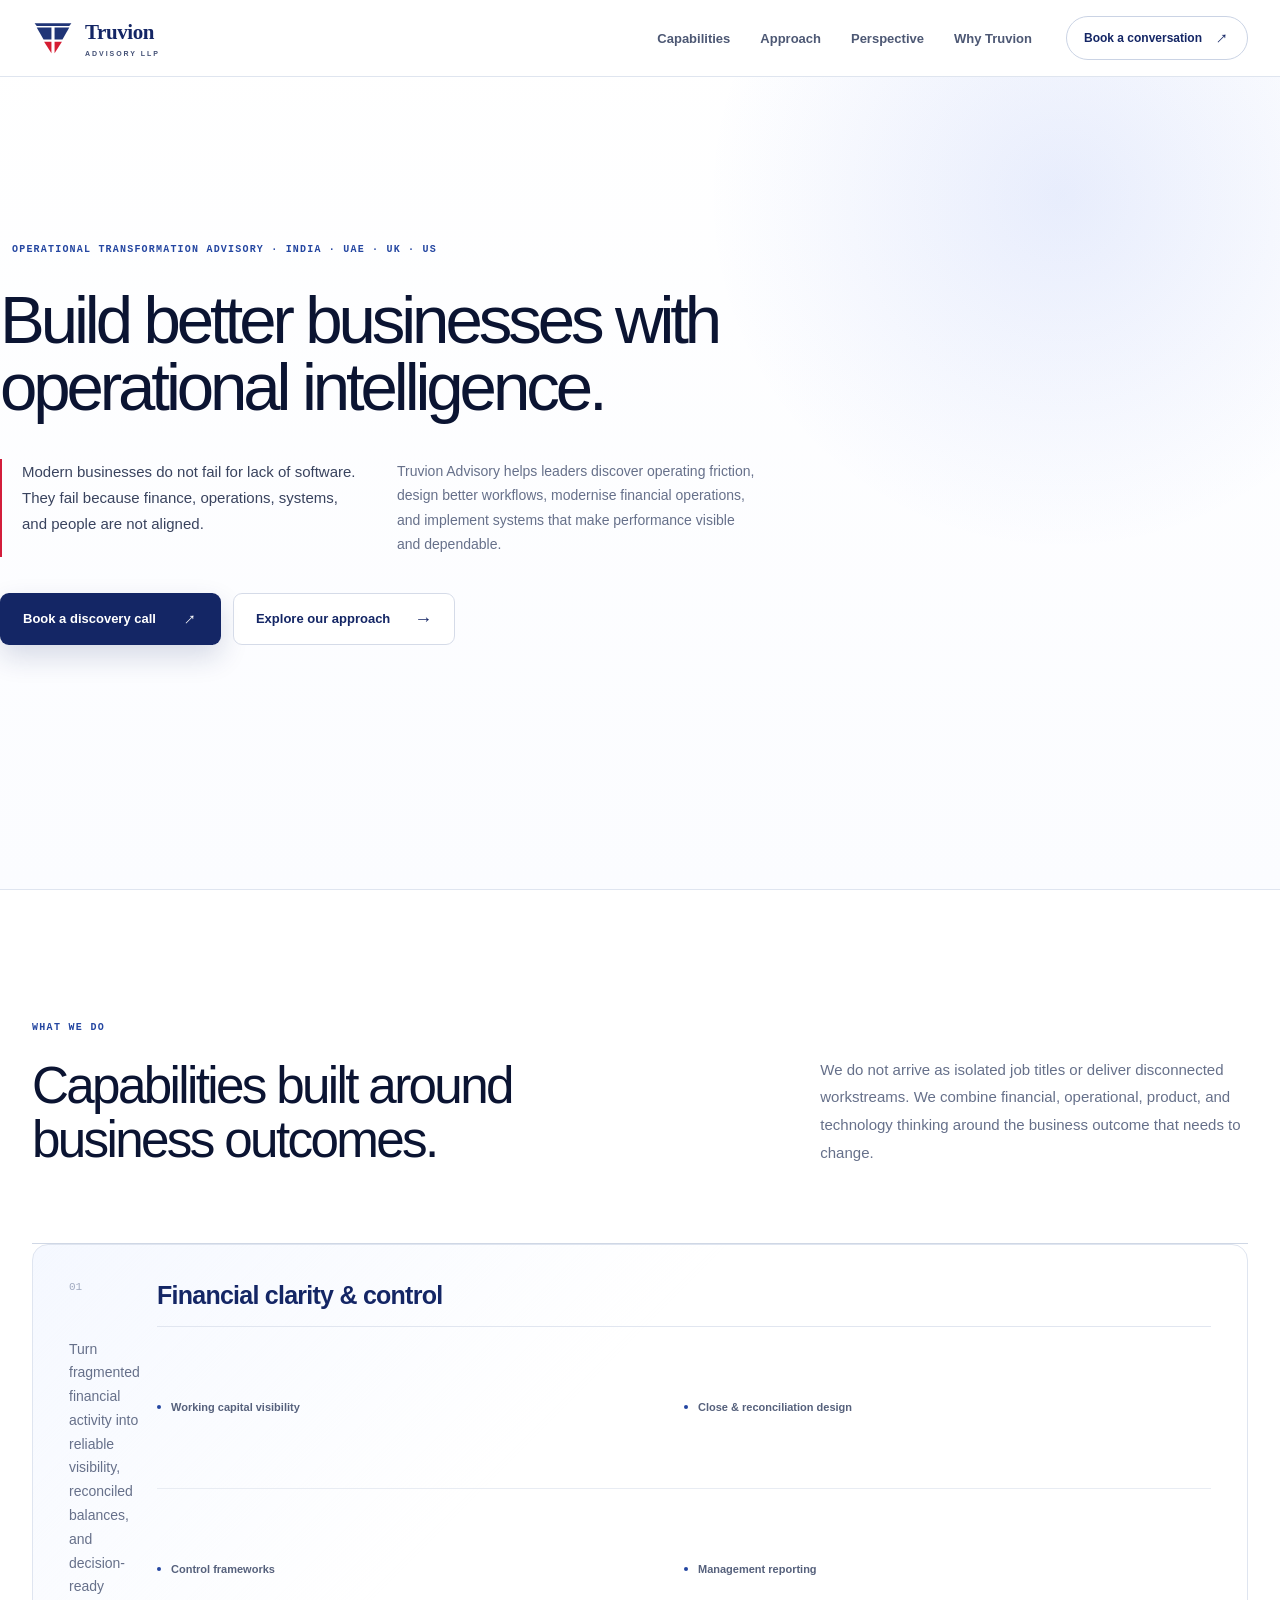
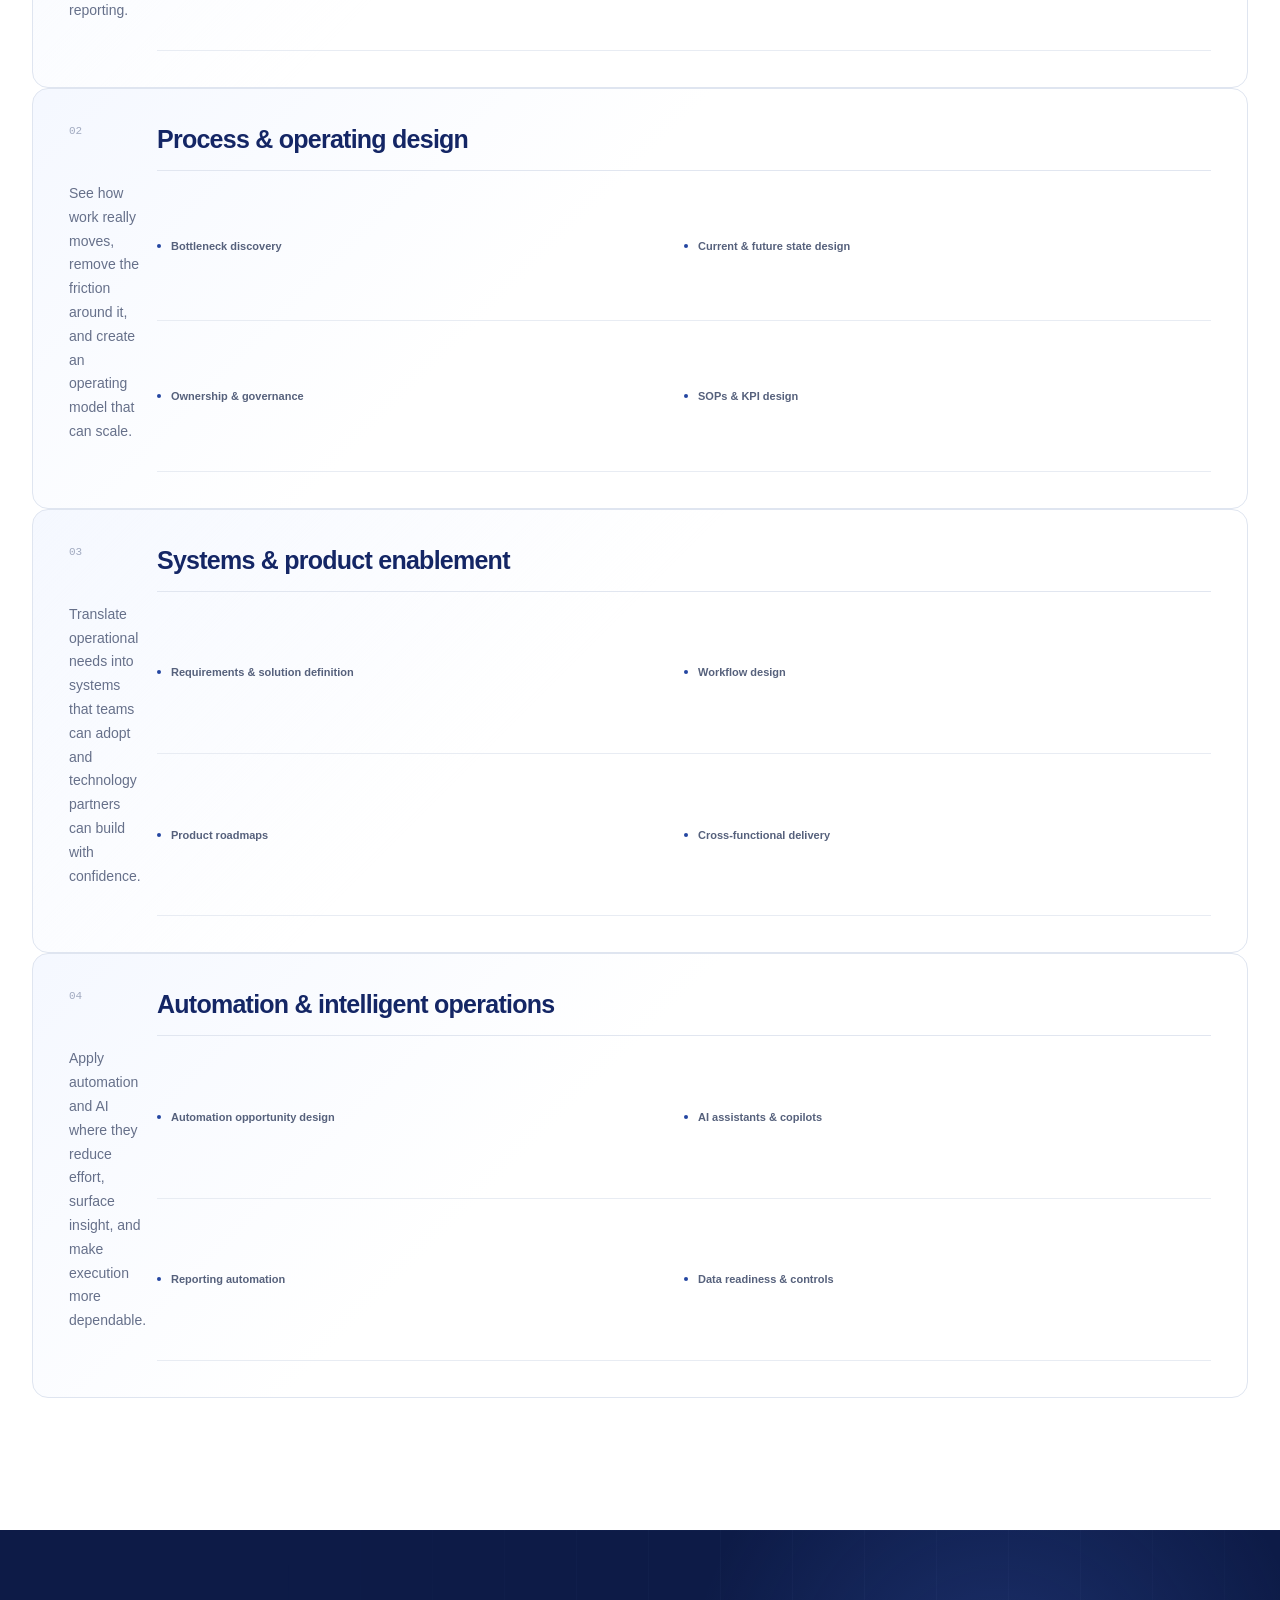
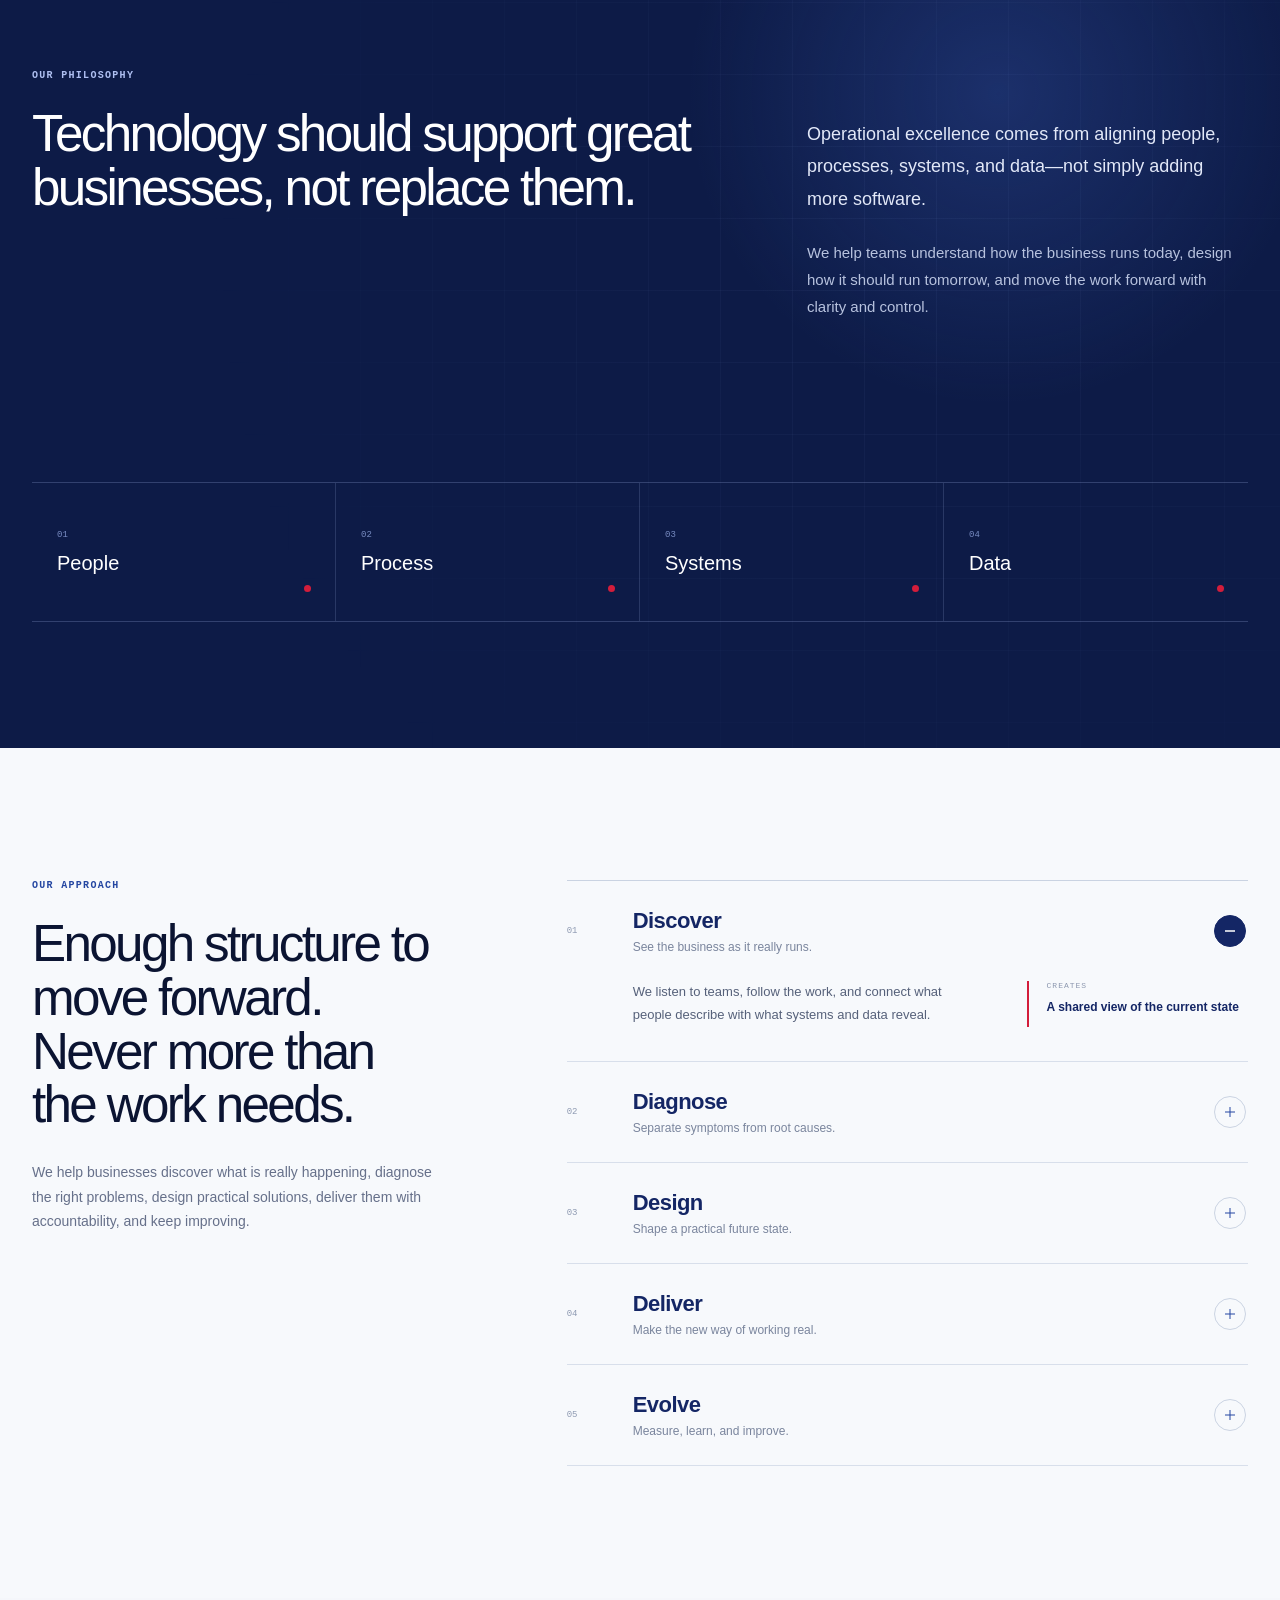
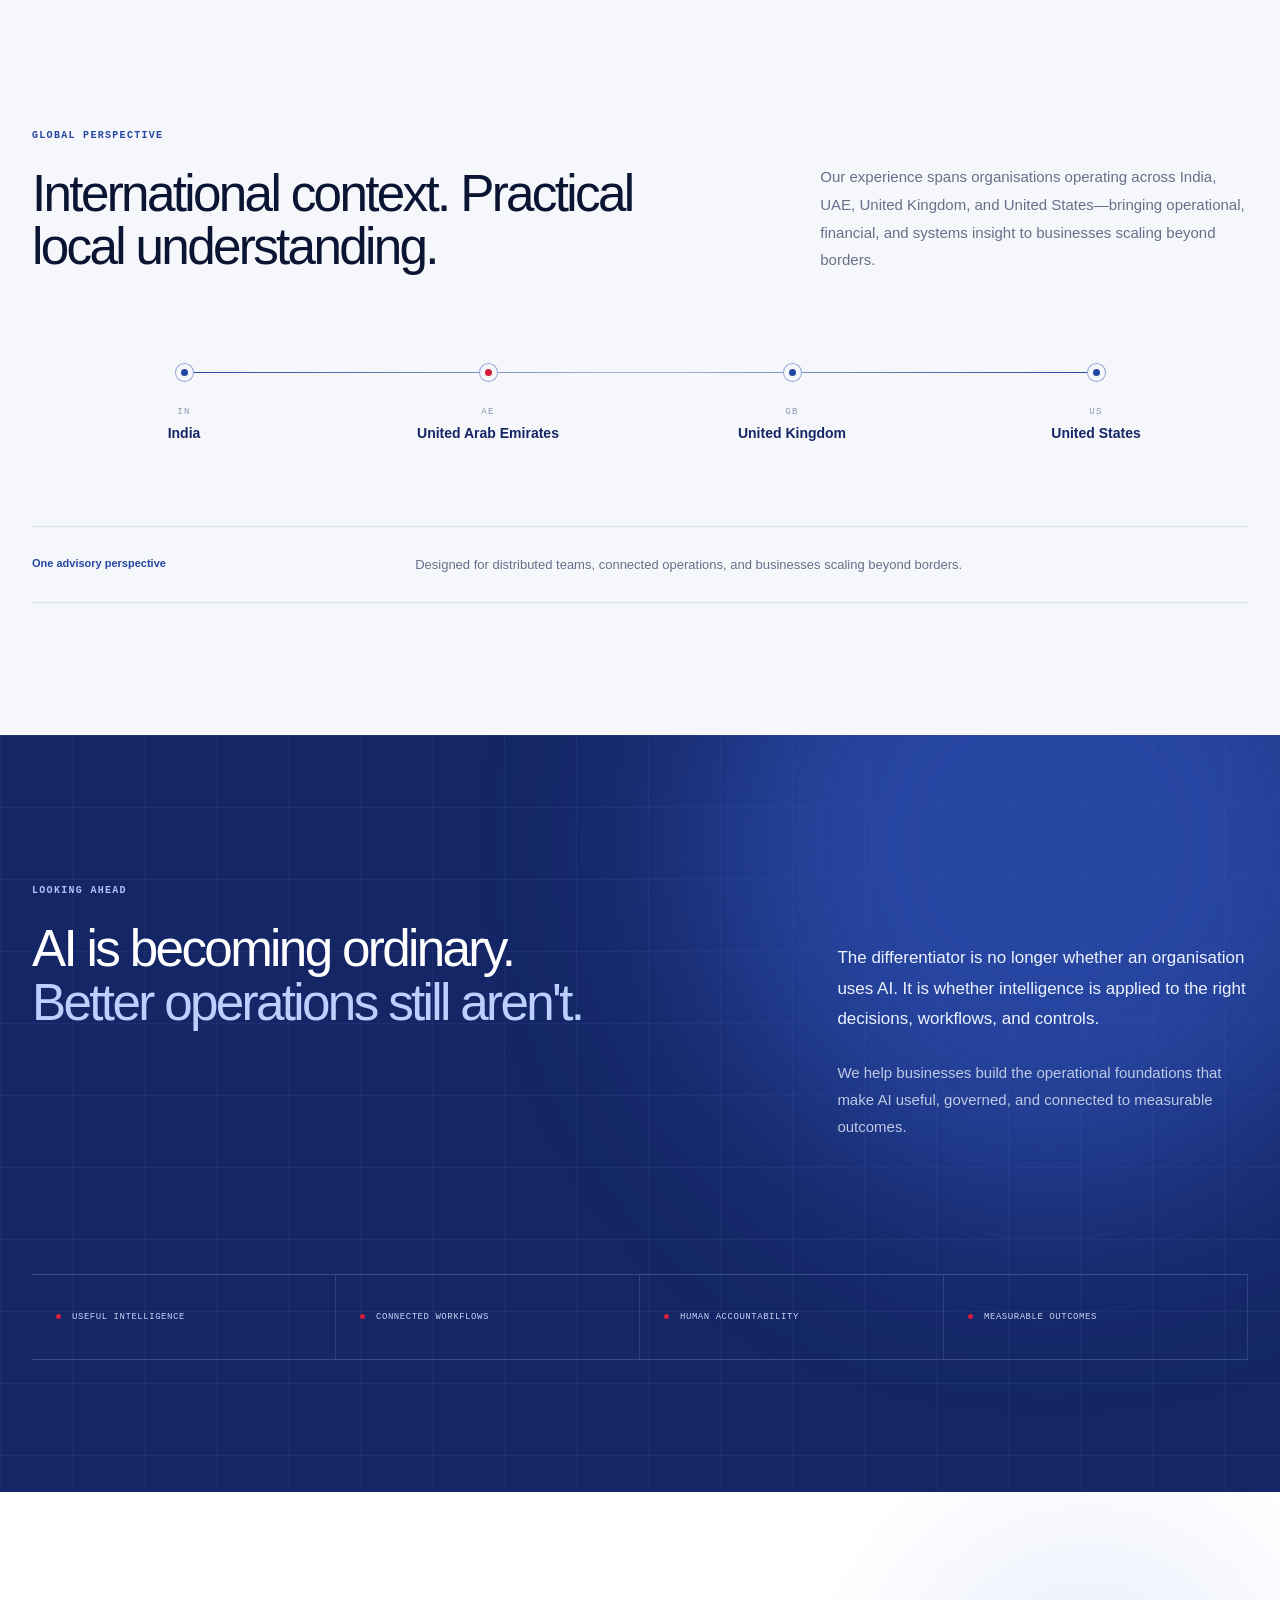
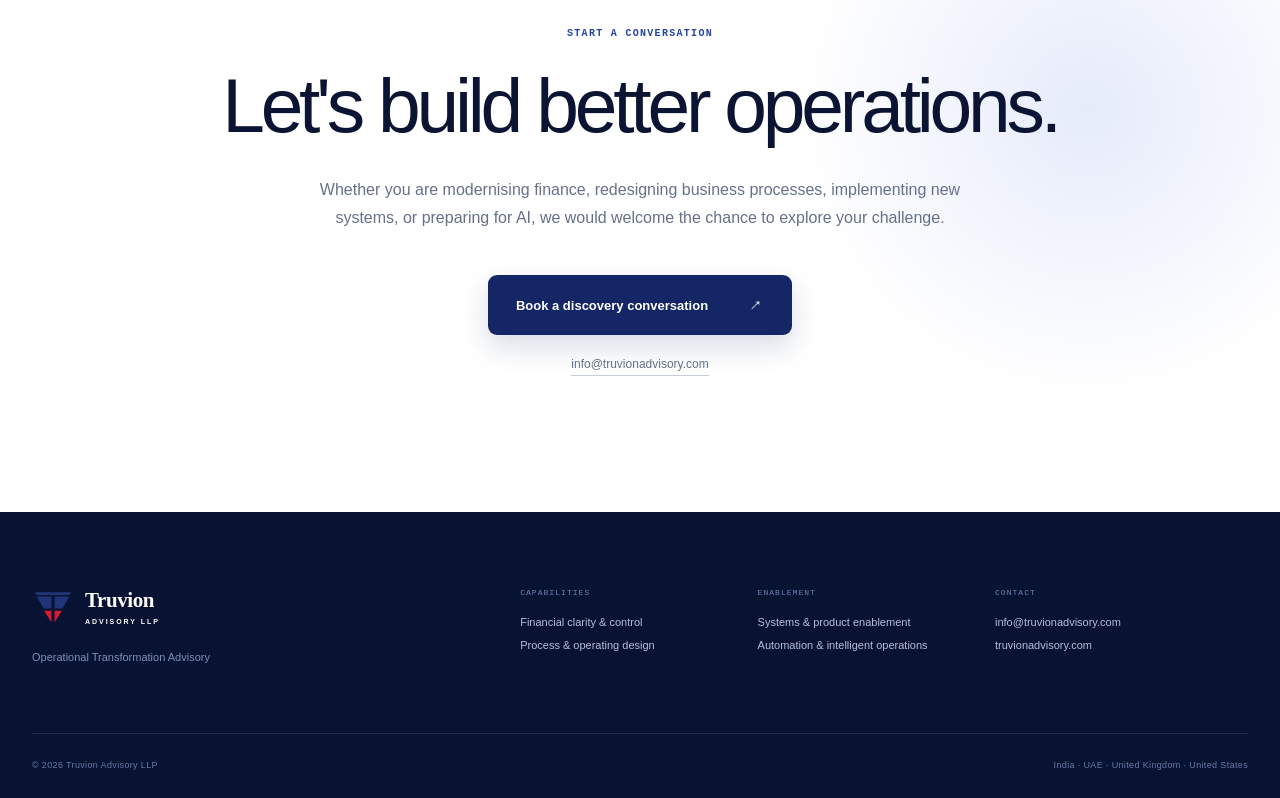
<file: index.html>
<!DOCTYPE html>
<html lang='en'>
  <head>
    <meta charset='UTF-8' />
    <meta name='viewport' content='width=device-width, initial-scale=1.0' />
    <title>Truvion Advisory | Operational Transformation Advisory</title>
    <meta name='description' content='Truvion Advisory helps organisations modernise financial operations, redesign business processes, build better systems and prepare for intelligent automation.' />
    <link rel='icon' href='favicon.svg' type='image/svg+xml' />
    <link rel='stylesheet' href='styles.css' />
  </head>
  <body>
    <header class='header'>
      <div class='wrap navrow'>
        <a class='brand' href='index.html'>
          <img src='favicon.svg' alt='Truvion logo' />
          <span><strong>Truvion</strong><small>Advisory LLP</small></span>
        </a>
        <nav class='desktop' aria-label='Main navigation'>
          <a href='#capabilities'>Capabilities</a>
          <a href='#approach'>Approach</a>
          <a href='#perspective'>Perspective</a>
          <a href='#why'>Why Truvion</a>
        </nav>
        <a class='navcta' href='#contact'>Book a conversation<span class='arrow diagonal'>→</span></a>
      </div>
    </header>

    <main>
      <section class='hero'>
        <div class='heroGrid'>
          <div class='heroCopy'>
            <p class='kicker'><span></span>Operational Transformation Advisory · India · UAE · UK · US</p>
            <h1>Build better businesses with operational intelligence.</h1>
            <div class='heroText'>
              <p class='lead'>Modern businesses do not fail for lack of software. They fail because finance, operations, systems, and people are not aligned.</p>
              <p>Truvion Advisory helps leaders discover operating friction, design better workflows, modernise financial operations, and implement systems that make performance visible and dependable.</p>
            </div>
            <div class='actions'>
              <a class='button primary' href='#contact'>Book a discovery call <span class='arrow diagonal'>→</span></a>
              <a class='button secondary' href='#approach'>Explore our approach <span class='arrow'>→</span></a>
            </div>
          </div>
        </div>
      </section>

      <section class='section capabilities' id='capabilities'>
        <div class='wrap'>
          <div class='introGrid'>
            <div>
              <p class='label'>What we do</p>
              <h2>Capabilities built around business outcomes.</h2>
            </div>
            <p>We do not arrive as isolated job titles or deliver disconnected workstreams. We combine financial, operational, product, and technology thinking around the business outcome that needs to change.</p>
          </div>

          <div class='capabilityList'>
            <article class='service'>
              <span class='number'>01</span>
              <h3>Financial clarity & control</h3>
              <p>Turn fragmented financial activity into reliable visibility, reconciled balances, and decision-ready reporting.</p>
              <ul>
                <li>Working capital visibility</li>
                <li>Close & reconciliation design</li>
                <li>Control frameworks</li>
                <li>Management reporting</li>
              </ul>
            </article>
            <article class='service'>
              <span class='number'>02</span>
              <h3>Process & operating design</h3>
              <p>See how work really moves, remove the friction around it, and create an operating model that can scale.</p>
              <ul>
                <li>Bottleneck discovery</li>
                <li>Current & future state design</li>
                <li>Ownership & governance</li>
                <li>SOPs & KPI design</li>
              </ul>
            </article>
            <article class='service'>
              <span class='number'>03</span>
              <h3>Systems & product enablement</h3>
              <p>Translate operational needs into systems that teams can adopt and technology partners can build with confidence.</p>
              <ul>
                <li>Requirements & solution definition</li>
                <li>Workflow design</li>
                <li>Product roadmaps</li>
                <li>Cross-functional delivery</li>
              </ul>
            </article>
            <article class='service'>
              <span class='number'>04</span>
              <h3>Automation & intelligent operations</h3>
              <p>Apply automation and AI where they reduce effort, surface insight, and make execution more dependable.</p>
              <ul>
                <li>Automation opportunity design</li>
                <li>AI assistants & copilots</li>
                <li>Reporting automation</li>
                <li>Data readiness & controls</li>
              </ul>
            </article>
          </div>
        </div>
      </section>

      <section class='philosophy'>
        <div class='gridbg'></div>
        <div class='wrap philosophyGrid'>
          <div>
            <p class='label light'>Our philosophy</p>
            <h2>Technology should support great businesses, not replace them.</h2>
          </div>
          <div class='philosophyText'>
            <p>Operational excellence comes from aligning people, processes, systems, and data—not simply adding more software.</p>
            <p>We help teams understand how the business runs today, design how it should run tomorrow, and move the work forward with clarity and control.</p>
          </div>
          <div class='alignment'>
            <div><small>01</small><strong>People</strong><i></i></div>
            <div><small>02</small><strong>Process</strong><i></i></div>
            <div><small>03</small><strong>Systems</strong><i></i></div>
            <div><small>04</small><strong>Data</strong><i></i></div>
          </div>
        </div>
      </section>

      <section class='section approach' id='approach'>
        <div class='wrap approachLayout'>
          <div class='approachIntro'>
            <p class='label'>Our approach</p>
            <h2>Enough structure to move forward. Never more than the work needs.</h2>
            <p>We help businesses discover what is really happening, diagnose the right problems, design practical solutions, deliver them with accountability, and keep improving.</p>
          </div>
          <div class='approachAccordion'>
            <details class='approachItem' open>
              <summary><span>01</span><div><h3>Discover</h3><p>See the business as it really runs.</p></div><i></i></summary>
              <div class='approachDetail'><p>We listen to teams, follow the work, and connect what people describe with what systems and data reveal.</p><div><small>Creates</small><strong>A shared view of the current state</strong></div></div>
            </details>
            <details class='approachItem'>
              <summary><span>02</span><div><h3>Diagnose</h3><p>Separate symptoms from root causes.</p></div><i></i></summary>
              <div class='approachDetail'><p>We identify where effort is lost, visibility breaks down, controls weaken, or systems pull in different directions.</p><div><small>Creates</small><strong>A prioritised picture of operational friction</strong></div></div>
            </details>
            <details class='approachItem'>
              <summary><span>03</span><div><h3>Design</h3><p>Shape a practical future state.</p></div><i></i></summary>
              <div class='approachDetail'><p>We turn findings into clear workflows, requirements, ownership, controls, and an implementation path grounded in reality.</p><div><small>Creates</small><strong>A workable operating and solution design</strong></div></div>
            </details>
            <details class='approachItem'>
              <summary><span>04</span><div><h3>Deliver</h3><p>Make the new way of working real.</p></div><i></i></summary>
              <div class='approachDetail'><p>We support technology, automation, reporting, governance, and adoption across the teams responsible for delivery.</p><div><small>Creates</small><strong>Implemented change with accountable ownership</strong></div></div>
            </details>
            <details class='approachItem'>
              <summary><span>05</span><div><h3>Evolve</h3><p>Measure, learn, and improve.</p></div><i></i></summary>
              <div class='approachDetail'><p>We establish the signals that show what is working, where the next constraint is emerging, and what to refine next.</p><div><small>Creates</small><strong>A repeatable improvement rhythm</strong></div></div>
            </details>
          </div>
        </div>
      </section>

      <section class='section global' id='perspective'>
        <div class='wrap'>
          <div class='introGrid'>
            <div>
              <p class='label'>Global perspective</p>
              <h2>International context. Practical local understanding.</h2>
            </div>
            <p>Our experience spans organisations operating across India, UAE, United Kingdom, and United States—bringing operational, financial, and systems insight to businesses scaling beyond borders.</p>
          </div>
          <div class='markets'>
            <div><i></i><small>IN</small><strong>India</strong></div>
            <div><i></i><small>AE</small><strong>United Arab Emirates</strong></div>
            <div><i></i><small>GB</small><strong>United Kingdom</strong></div>
            <div><i></i><small>US</small><strong>United States</strong></div>
          </div>
          <div class='globalNote'>
            <strong>One advisory perspective</strong>
            <p>Designed for distributed teams, connected operations, and businesses scaling beyond borders.</p>
          </div>
        </div>
      </section>

      <section class='future'>
        <div class='glow'></div>
        <div class='wrap futureGrid'>
          <div>
            <p class='label light'>Looking ahead</p>
            <h2>AI is becoming ordinary. <em>Better operations still aren&apos;t.</em></h2>
          </div>
          <div>
            <p>The differentiator is no longer whether an organisation uses AI. It is whether intelligence is applied to the right decisions, workflows, and controls.</p>
            <p>We help businesses build the operational foundations that make AI useful, governed, and connected to measurable outcomes.</p>
          </div>
          <div class='futureSignals'>
            <span>Useful intelligence</span>
            <span>Connected workflows</span>
            <span>Human accountability</span>
            <span>Measurable outcomes</span>
          </div>
        </div>
      </section>

      <section class='contact' id='contact'>
        <div class='wrap'>
          <p class='label'>Start a conversation</p>
          <h2>Let&apos;s build better operations.</h2>
          <p>Whether you are modernising finance, redesigning business processes, implementing new systems, or preparing for AI, we would welcome the chance to explore your challenge.</p>
          <a class='button primary large' href='mailto:info@truvionadvisory.com?subject=Discovery%20Conversation%20with%20Truvion'>Book a discovery conversation <span class='arrow diagonal'>→</span></a>
          <a class='email' href='mailto:info@truvionadvisory.com'>info@truvionadvisory.com</a>
        </div>
      </section>

      <footer>
        <div class='wrap'>
          <div class='footerGrid'>
            <div>
              <a class='brand light' href='index.html'>
                <img src='favicon.svg' alt='Truvion logo' />
                <span><strong>Truvion</strong><small>Advisory LLP</small></span>
              </a>
              <p>Operational Transformation Advisory</p>
            </div>
            <div class='footerLinks'>
              <div>
                <small>Capabilities</small>
                <a href='#capabilities'>Financial clarity & control</a>
                <a href='#capabilities'>Process & operating design</a>
              </div>
              <div>
                <small>Enablement</small>
                <a href='#capabilities'>Systems & product enablement</a>
                <a href='#capabilities'>Automation & intelligent operations</a>
              </div>
              <div>
                <small>Contact</small>
                <a href='mailto:info@truvionadvisory.com'>info@truvionadvisory.com</a>
                <a href='https://truvionadvisory.com'>truvionadvisory.com</a>
              </div>
            </div>
          </div>
          <div class='footerBottom'>
            <span>© 2026 Truvion Advisory LLP</span>
            <span>India · UAE · United Kingdom · United States</span>
          </div>
        </div>
      </footer>
    </main>
  </body>
</html>
</file>
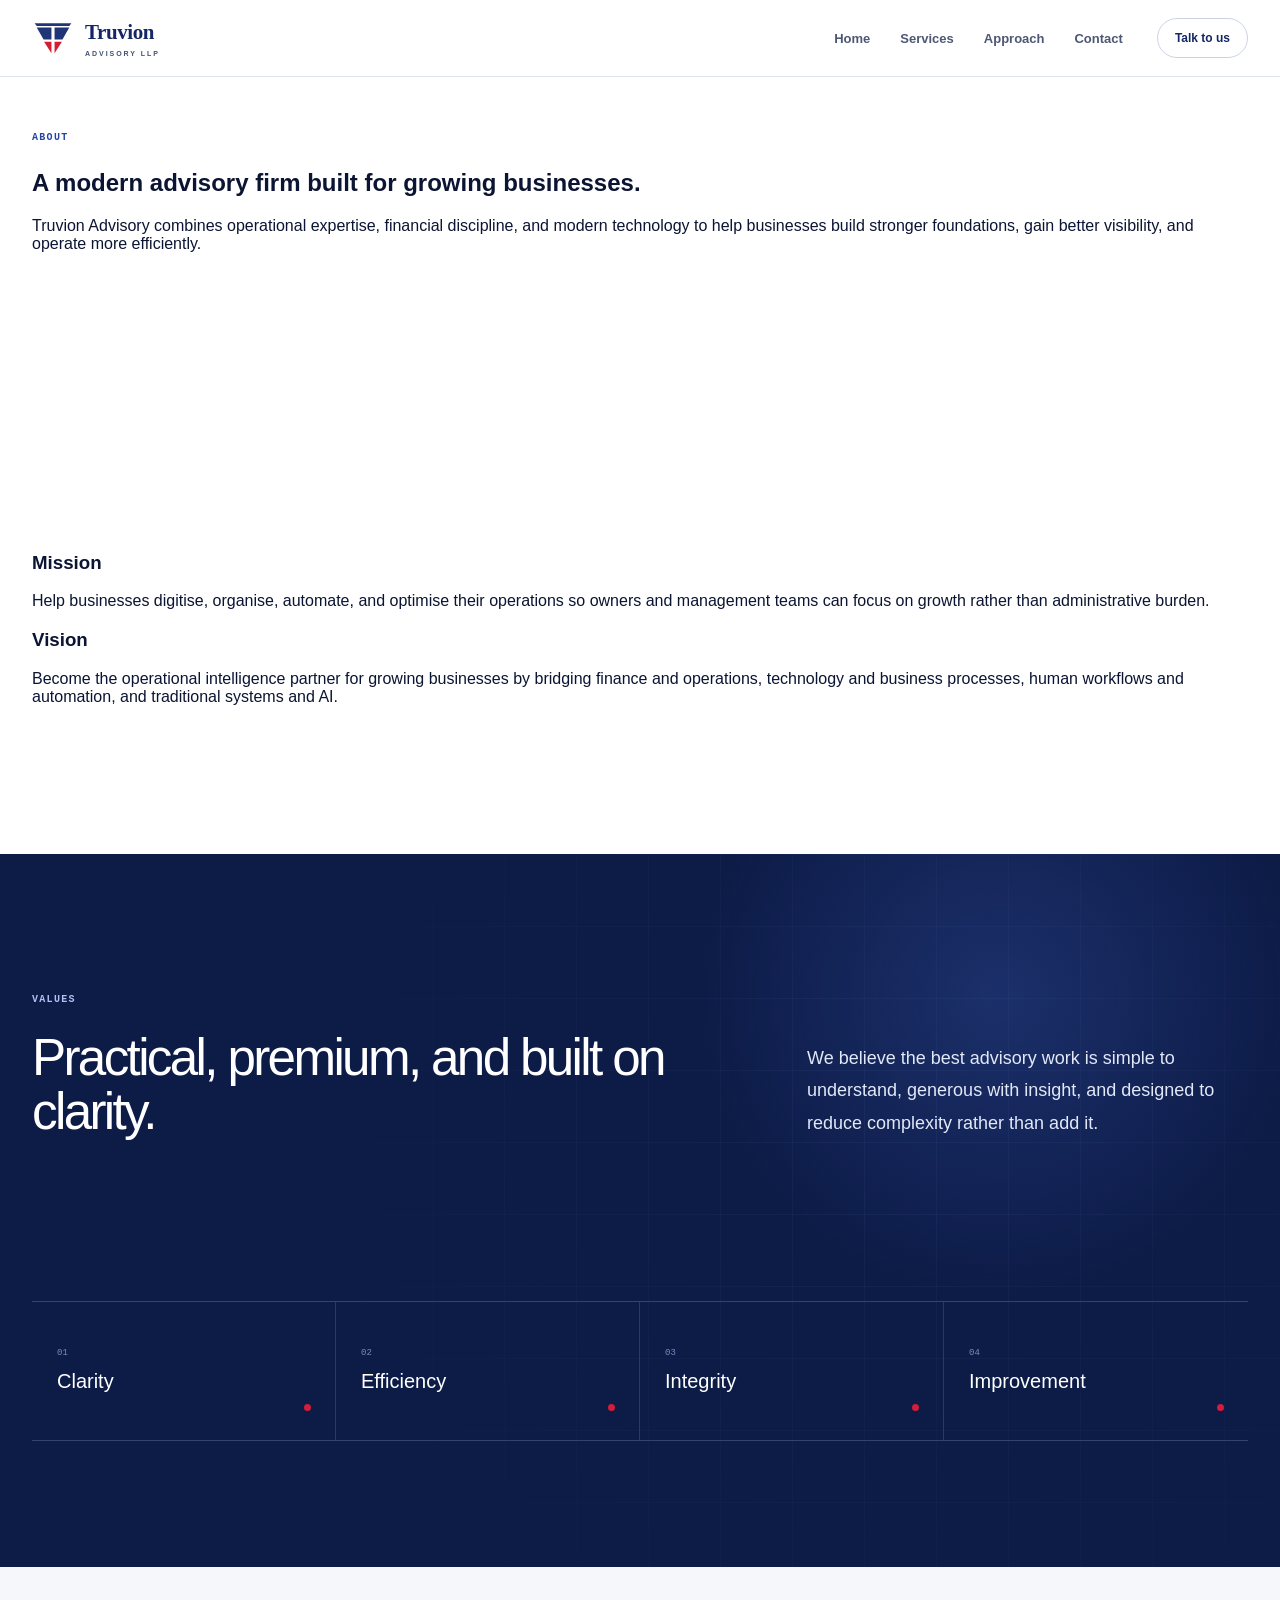
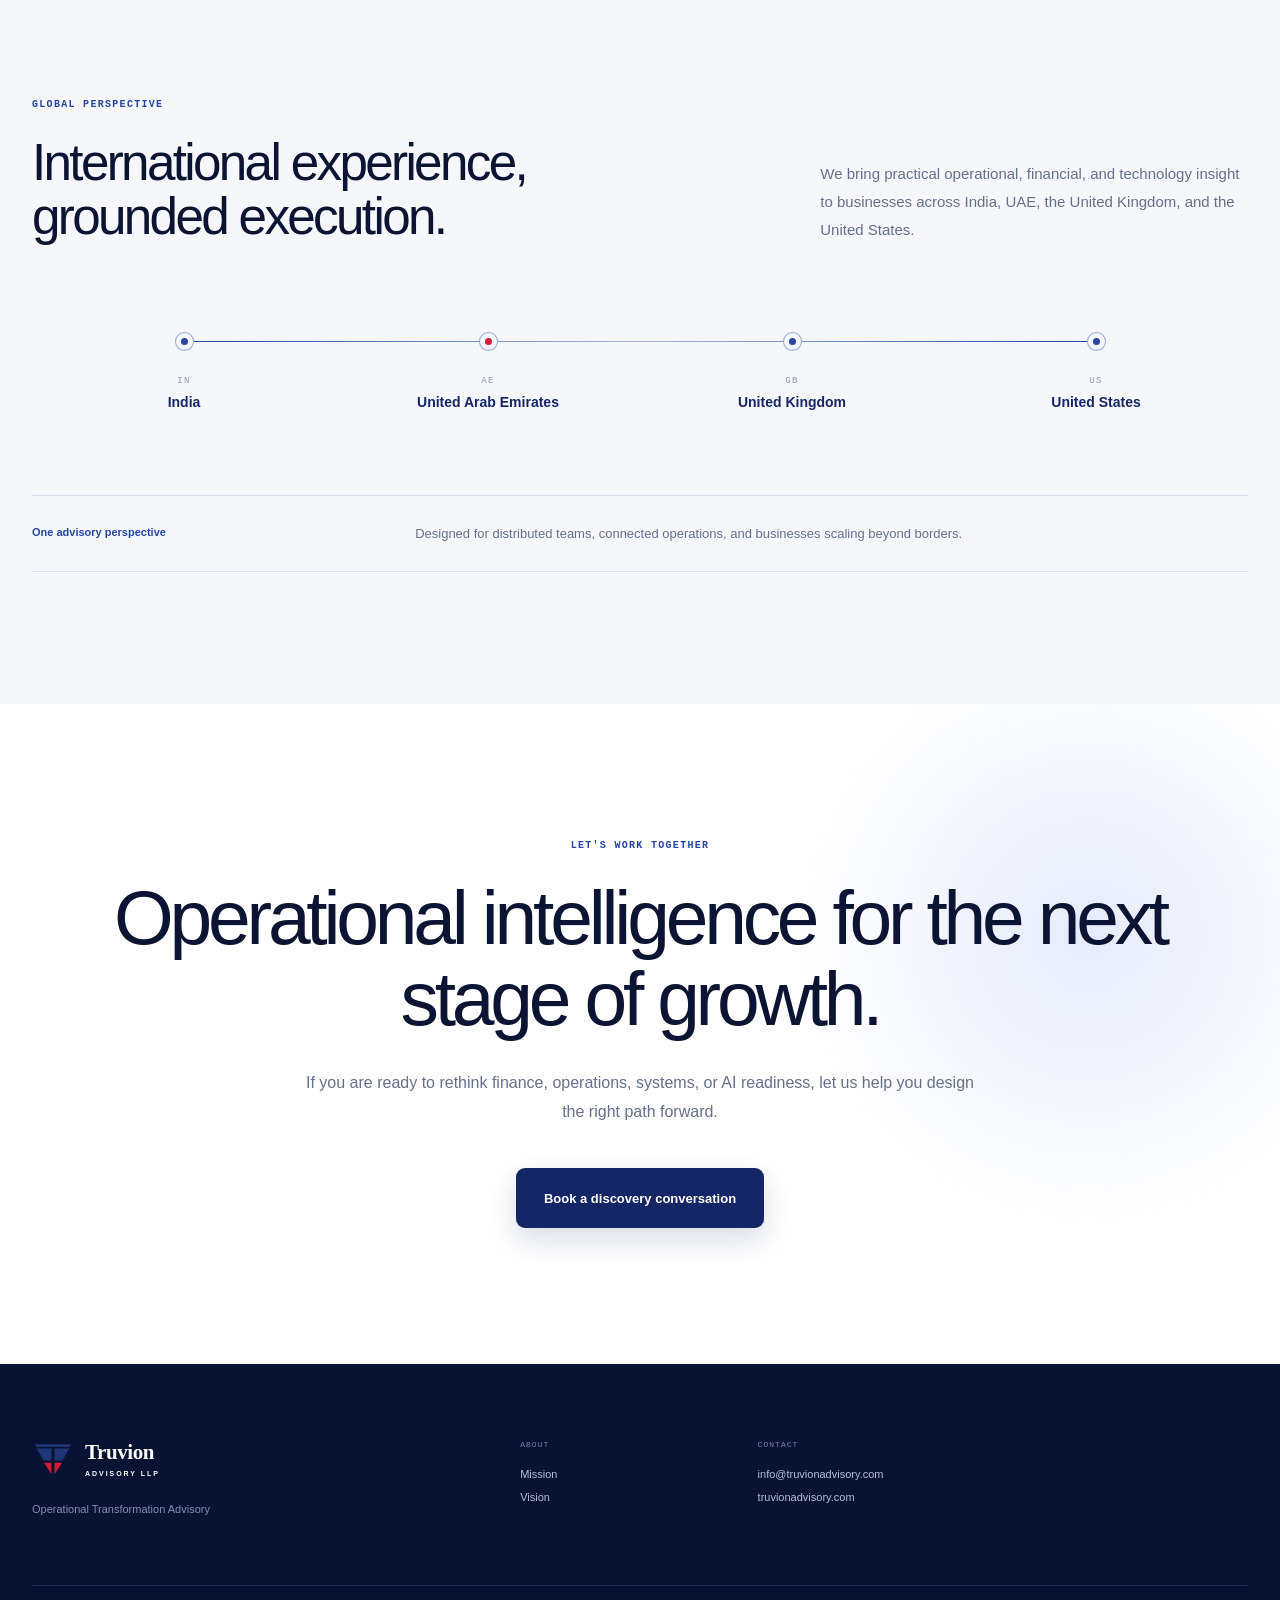
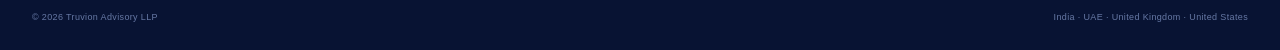
<file: about.html>
<!DOCTYPE html>
<html lang='en'>
  <head>
    <meta charset='UTF-8' />
    <meta name='viewport' content='width=device-width, initial-scale=1.0' />
    <title>About | Truvion Advisory</title>
    <meta name='description' content='Learn about Truvion Advisory&apos;s mission, vision, values, and global perspective.' />
    <link rel='icon' href='favicon.svg' type='image/svg+xml' />
    <link rel='stylesheet' href='styles.css' />
  </head>
  <body>
    <header class='header'>
      <div class='wrap navrow'>
        <a class='brand' href='index.html'>
          <img src='favicon.svg' alt='Truvion logo' />
          <span><strong>Truvion</strong><small>Advisory LLP</small></span>
        </a>
        <nav class='desktop' aria-label='Main navigation'>
          <a href='index.html'>Home</a>
          <a href='services.html'>Services</a>
          <a href='approach.html'>Approach</a>
          <a href='contact.html'>Contact</a>
        </nav>
        <a class='navcta' href='mailto:info@truvionadvisory.com'>Talk to us</a>
      </div>
    </header>

    <main>
      <section class='section'>
        <div class='wrap'>
          <p class='label'>About</p>
          <h1 class='section-heading'>A modern advisory firm built for growing businesses.</h1>
          <p class='section-copy'>Truvion Advisory combines operational expertise, financial discipline, and modern technology to help businesses build stronger foundations, gain better visibility, and operate more efficiently.</p>
        </div>
      </section>

      <section class='section cards'>
        <div class='wrap grid cards'>
          <article class='card'>
            <h3>Mission</h3>
            <p>Help businesses digitise, organise, automate, and optimise their operations so owners and management teams can focus on growth rather than administrative burden.</p>
          </article>
          <article class='card'>
            <h3>Vision</h3>
            <p>Become the operational intelligence partner for growing businesses by bridging finance and operations, technology and business processes, human workflows and automation, and traditional systems and AI.</p>
          </article>
        </div>
      </section>

      <section class='section philosophy'>
        <div class='gridbg'></div>
        <div class='wrap philosophyGrid'>
          <div>
            <p class='label light'>Values</p>
            <h2>Practical, premium, and built on clarity.</h2>
          </div>
          <div class='philosophyText'>
            <p>We believe the best advisory work is simple to understand, generous with insight, and designed to reduce complexity rather than add it.</p>
          </div>
          <div class='alignment'>
            <div><small>01</small><strong>Clarity</strong><i></i></div>
            <div><small>02</small><strong>Efficiency</strong><i></i></div>
            <div><small>03</small><strong>Integrity</strong><i></i></div>
            <div><small>04</small><strong>Improvement</strong><i></i></div>
          </div>
        </div>
      </section>

      <section class='section global'>
        <div class='wrap'>
          <div class='introGrid'>
            <div>
              <p class='label'>Global perspective</p>
              <h2>International experience, grounded execution.</h2>
            </div>
            <p>We bring practical operational, financial, and technology insight to businesses across India, UAE, the United Kingdom, and the United States.</p>
          </div>
          <div class='markets'>
            <div><i></i><small>IN</small><strong>India</strong></div>
            <div><i></i><small>AE</small><strong>United Arab Emirates</strong></div>
            <div><i></i><small>GB</small><strong>United Kingdom</strong></div>
            <div><i></i><small>US</small><strong>United States</strong></div>
          </div>
          <div class='globalNote'>
            <strong>One advisory perspective</strong>
            <p>Designed for distributed teams, connected operations, and businesses scaling beyond borders.</p>
          </div>
        </div>
      </section>

      <section class='section contact'>
        <div class='wrap'>
          <p class='label'>Let&apos;s work together</p>
          <h2>Operational intelligence for the next stage of growth.</h2>
          <p class='section-copy'>If you are ready to rethink finance, operations, systems, or AI readiness, let us help you design the right path forward.</p>
          <a class='button primary large' href='mailto:info@truvionadvisory.com'>Book a discovery conversation</a>
        </div>
      </section>

      <footer>
        <div class='wrap'>
          <div class='footerGrid'>
            <div>
              <a class='brand light' href='index.html'>
                <img src='favicon.svg' alt='Truvion logo' />
                <span><strong>Truvion</strong><small>Advisory LLP</small></span>
              </a>
              <p>Operational Transformation Advisory</p>
            </div>
            <div class='footerLinks'>
              <div>
                <small>About</small>
                <a href='about.html'>Mission</a>
                <a href='about.html'>Vision</a>
              </div>
              <div>
                <small>Contact</small>
                <a href='mailto:info@truvionadvisory.com'>info@truvionadvisory.com</a>
                <a href='https://truvionadvisory.com'>truvionadvisory.com</a>
              </div>
            </div>
          </div>
          <div class='footerBottom'>
            <span>© 2026 Truvion Advisory LLP</span>
            <span>India · UAE · United Kingdom · United States</span>
          </div>
        </div>
      </footer>
    </main>
  </body>
</html>
</file>
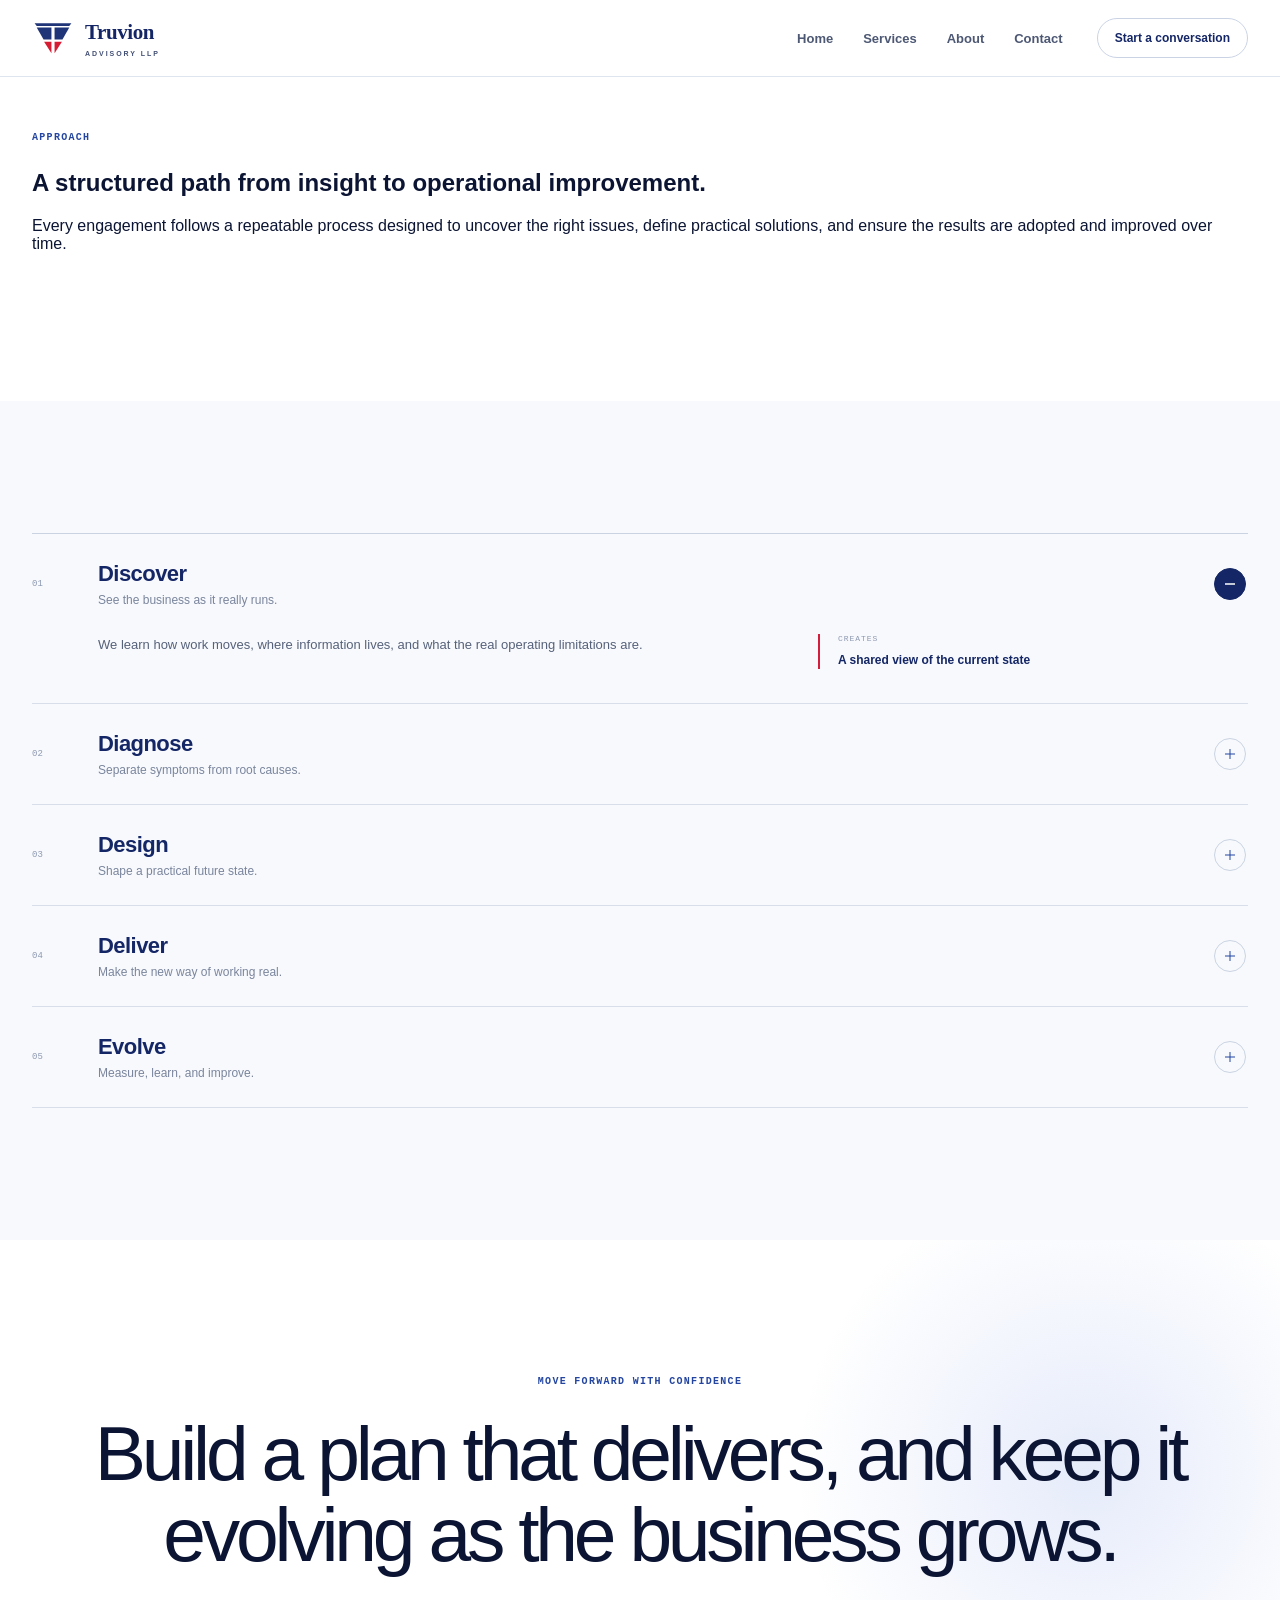
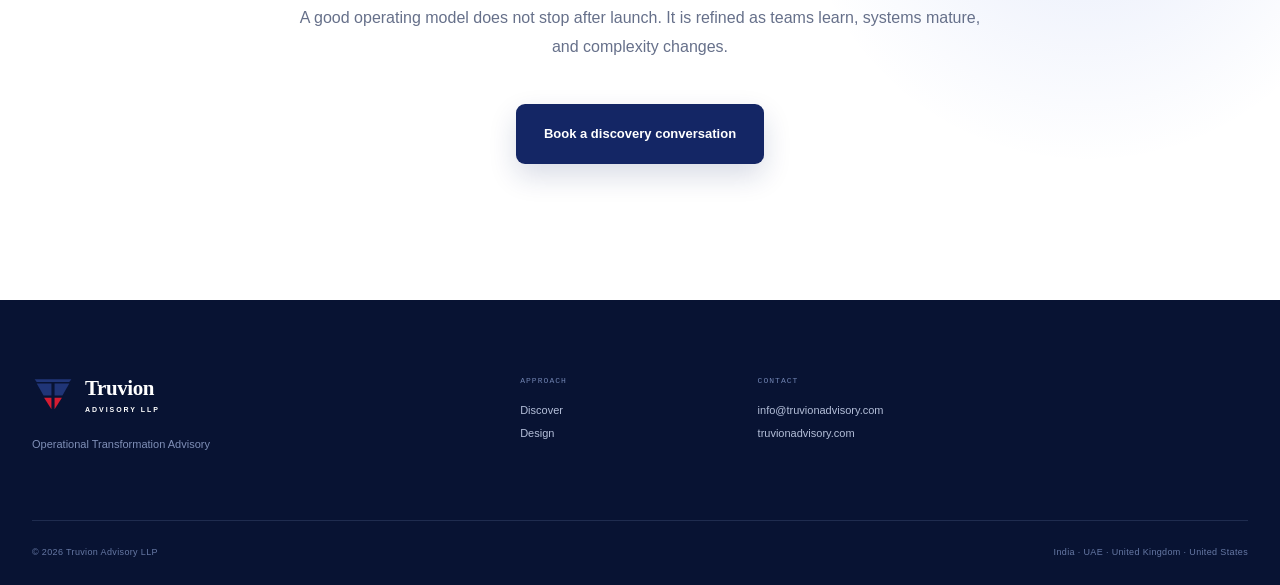
<file: approach.html>
<!DOCTYPE html>
<html lang='en'>
  <head>
    <meta charset='UTF-8' />
    <meta name='viewport' content='width=device-width, initial-scale=1.0' />
    <title>Approach | Truvion Advisory</title>
    <meta name='description' content='Truvion Advisory follows a structured approach: Discover, Diagnose, Design, Deliver, and Evolve.' />
    <link rel='icon' href='favicon.svg' type='image/svg+xml' />
    <link rel='stylesheet' href='styles.css' />
  </head>
  <body>
    <header class='header'>
      <div class='wrap navrow'>
        <a class='brand' href='index.html'>
          <img src='favicon.svg' alt='Truvion logo' />
          <span><strong>Truvion</strong><small>Advisory LLP</small></span>
        </a>
        <nav class='desktop' aria-label='Main navigation'>
          <a href='index.html'>Home</a>
          <a href='services.html'>Services</a>
          <a href='about.html'>About</a>
          <a href='contact.html'>Contact</a>
        </nav>
        <a class='navcta' href='mailto:info@truvionadvisory.com'>Start a conversation</a>
      </div>
    </header>

    <main>
      <section class='section'>
        <div class='wrap'>
          <p class='label'>Approach</p>
          <h1 class='section-heading'>A structured path from insight to operational improvement.</h1>
          <p class='section-copy'>Every engagement follows a repeatable process designed to uncover the right issues, define practical solutions, and ensure the results are adopted and improved over time.</p>
        </div>
      </section>

      <section class='section approach'>
        <div class='wrap'>
          <div class='approachAccordion'>
            <details class='approachItem' open>
              <summary><span>01</span><div><h3>Discover</h3><p>See the business as it really runs.</p></div><i></i></summary>
              <div class='approachDetail'><p>We learn how work moves, where information lives, and what the real operating limitations are.</p><div><small>Creates</small><strong>A shared view of the current state</strong></div></div>
            </details>
            <details class='approachItem'>
              <summary><span>02</span><div><h3>Diagnose</h3><p>Separate symptoms from root causes.</p></div><i></i></summary>
              <div class='approachDetail'><p>We identify inefficiencies, control gaps, and operational patterns that undermine performance.</p><div><small>Creates</small><strong>A prioritised view of operational friction</strong></div></div>
            </details>
            <details class='approachItem'>
              <summary><span>03</span><div><h3>Design</h3><p>Shape a practical future state.</p></div><i></i></summary>
              <div class='approachDetail'><p>We create workflows, systems requirements, controls, and implementation plans that fit the business.</p><div><small>Creates</small><strong>A workable operating and solution design</strong></div></div>
            </details>
            <details class='approachItem'>
              <summary><span>04</span><div><h3>Deliver</h3><p>Make the new way of working real.</p></div><i></i></summary>
              <div class='approachDetail'><p>We support execution, governance, and adoption so the solution does not stay on paper.</p><div><small>Creates</small><strong>Implemented change with accountable ownership</strong></div></div>
            </details>
            <details class='approachItem'>
              <summary><span>05</span><div><h3>Evolve</h3><p>Measure, learn, and improve.</p></div><i></i></summary>
              <div class='approachDetail'><p>We establish the signals that show what is working and what should improve next.</p><div><small>Creates</small><strong>A repeatable improvement rhythm</strong></div></div>
            </details>
          </div>
        </div>
      </section>

      <section class='section contact'>
        <div class='wrap'>
          <p class='label'>Move forward with confidence</p>
          <h2>Build a plan that delivers, and keep it evolving as the business grows.</h2>
          <p class='section-copy'>A good operating model does not stop after launch. It is refined as teams learn, systems mature, and complexity changes.</p>
          <a class='button primary large' href='mailto:info@truvionadvisory.com'>Book a discovery conversation</a>
        </div>
      </section>

      <footer>
        <div class='wrap'>
          <div class='footerGrid'>
            <div>
              <a class='brand light' href='index.html'>
                <img src='favicon.svg' alt='Truvion logo' />
                <span><strong>Truvion</strong><small>Advisory LLP</small></span>
              </a>
              <p>Operational Transformation Advisory</p>
            </div>
            <div class='footerLinks'>
              <div>
                <small>Approach</small>
                <a href='approach.html'>Discover</a>
                <a href='approach.html'>Design</a>
              </div>
              <div>
                <small>Contact</small>
                <a href='mailto:info@truvionadvisory.com'>info@truvionadvisory.com</a>
                <a href='https://truvionadvisory.com'>truvionadvisory.com</a>
              </div>
            </div>
          </div>
          <div class='footerBottom'>
            <span>© 2026 Truvion Advisory LLP</span>
            <span>India · UAE · United Kingdom · United States</span>
          </div>
        </div>
      </footer>
    </main>
  </body>
</html>
</file>
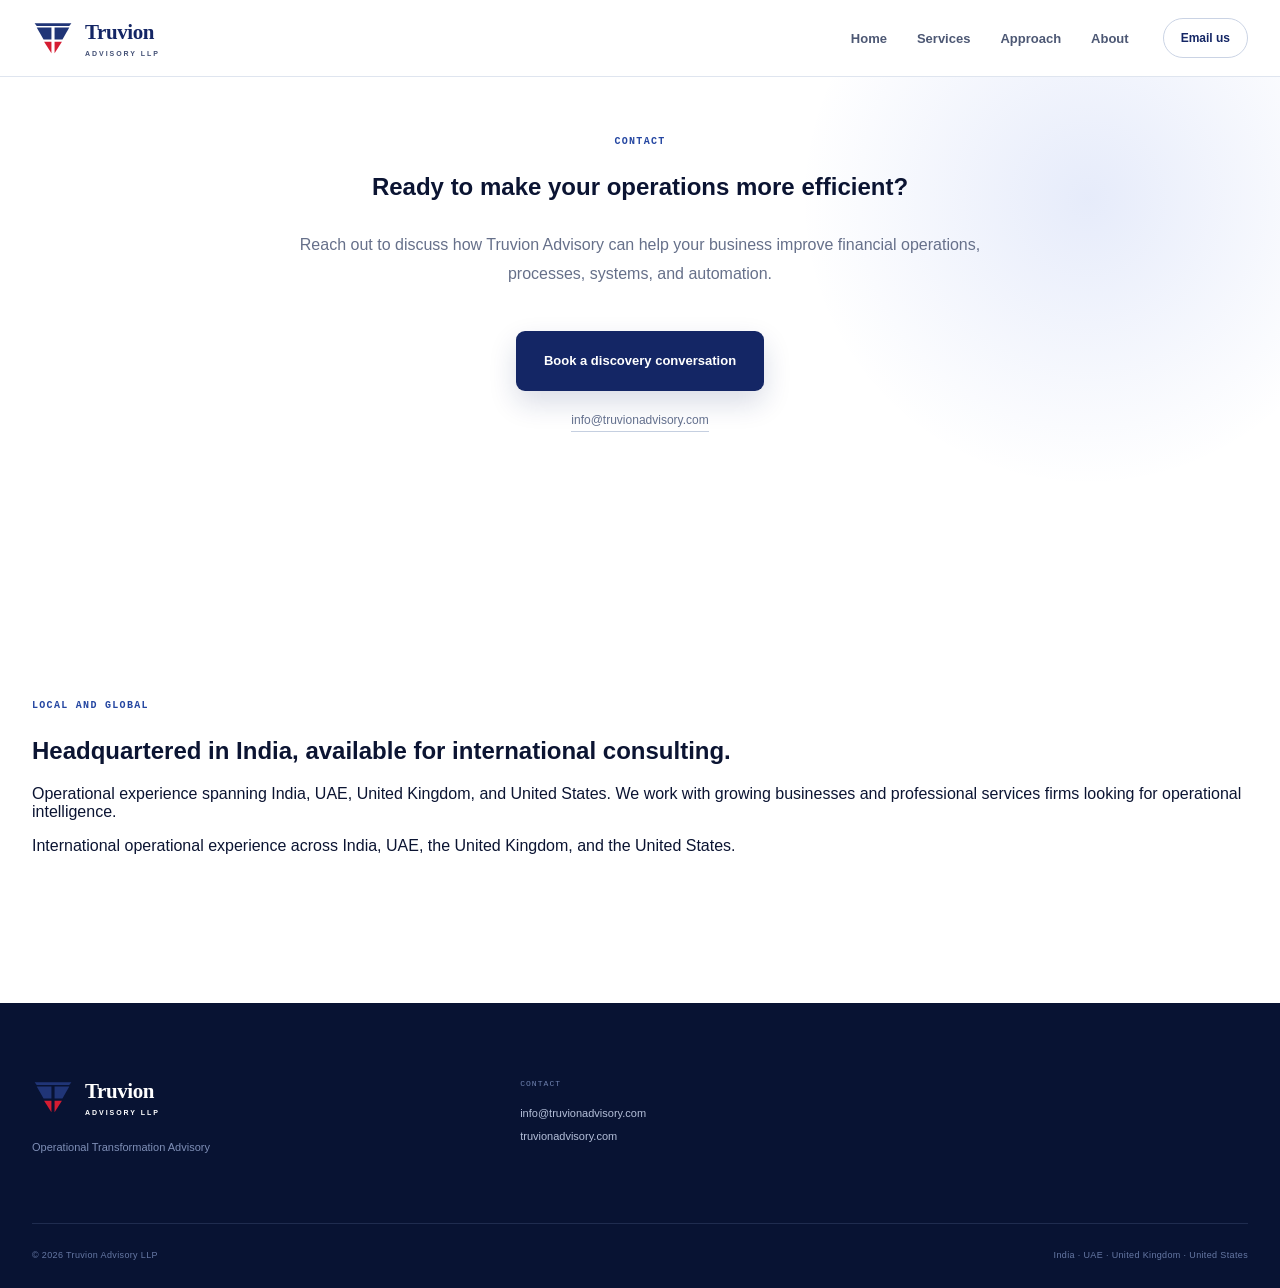
<file: contact.html>
<!DOCTYPE html>
<html lang='en'>
  <head>
    <meta charset='UTF-8' />
    <meta name='viewport' content='width=device-width, initial-scale=1.0' />
    <title>Contact | Truvion Advisory</title>
    <meta name='description' content='Contact Truvion Advisory for consulting engagements in financial operations, process improvement, automation, and digital transformation.' />
    <link rel='icon' href='favicon.svg' type='image/svg+xml' />
    <link rel='stylesheet' href='styles.css' />
  </head>
  <body>
    <header class='header'>
      <div class='wrap navrow'>
        <a class='brand' href='index.html'>
          <img src='favicon.svg' alt='Truvion logo' />
          <span><strong>Truvion</strong><small>Advisory LLP</small></span>
        </a>
        <nav class='desktop' aria-label='Main navigation'>
          <a href='index.html'>Home</a>
          <a href='services.html'>Services</a>
          <a href='approach.html'>Approach</a>
          <a href='about.html'>About</a>
        </nav>
        <a class='navcta' href='mailto:info@truvionadvisory.com'>Email us</a>
      </div>
    </header>

    <main>
      <section class='section contact'>
        <div class='wrap'>
          <p class='label'>Contact</p>
          <h1 class='section-heading'>Ready to make your operations more efficient?</h1>
          <p class='section-copy'>Reach out to discuss how Truvion Advisory can help your business improve financial operations, processes, systems, and automation.</p>
          <a class='button primary large' href='mailto:info@truvionadvisory.com?subject=Discovery%20Conversation'>Book a discovery conversation</a>
          <a class='email' href='mailto:info@truvionadvisory.com'>info@truvionadvisory.com</a>
        </div>
      </section>

      <section class='section'>
        <div class='wrap section-split'>
          <div class='split-copy'>
            <p class='label'>Local and global</p>
            <h2>Headquartered in India, available for international consulting.</h2>
            <p class='section-copy'>Operational experience spanning India, UAE, United Kingdom, and United States. We work with growing businesses and professional services firms looking for operational intelligence.</p>
          </div>
          <div class='globe'>
            <p>International operational experience across India, UAE, the United Kingdom, and the United States.</p>
          </div>
        </div>
      </section>

      <footer>
        <div class='wrap'>
          <div class='footerGrid'>
            <div>
              <a class='brand light' href='index.html'>
                <img src='favicon.svg' alt='Truvion logo' />
                <span><strong>Truvion</strong><small>Advisory LLP</small></span>
              </a>
              <p>Operational Transformation Advisory</p>
            </div>
            <div class='footerLinks'>
              <div>
                <small>Contact</small>
                <a href='mailto:info@truvionadvisory.com'>info@truvionadvisory.com</a>
                <a href='https://truvionadvisory.com'>truvionadvisory.com</a>
              </div>
            </div>
          </div>
          <div class='footerBottom'>
            <span>© 2026 Truvion Advisory LLP</span>
            <span>India · UAE · United Kingdom · United States</span>
          </div>
        </div>
      </footer>
    </main>
  </body>
</html>
</file>
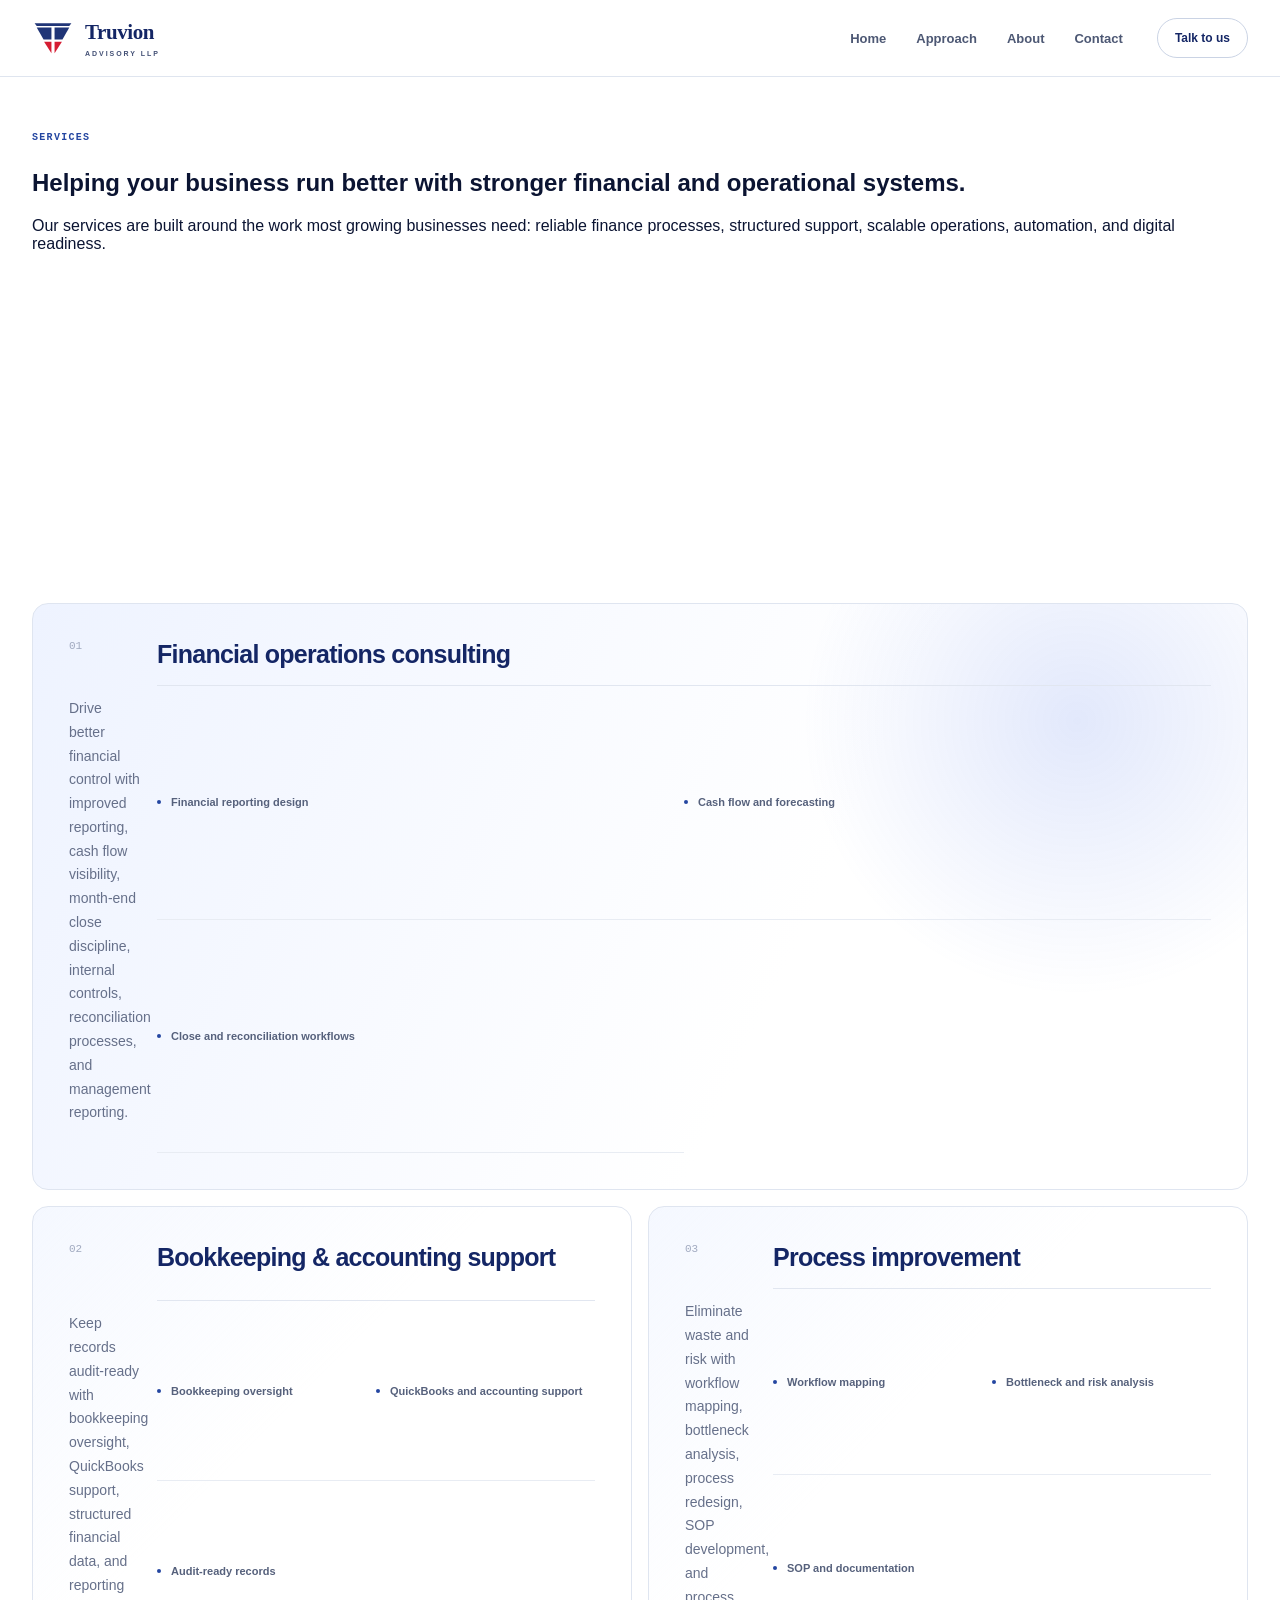
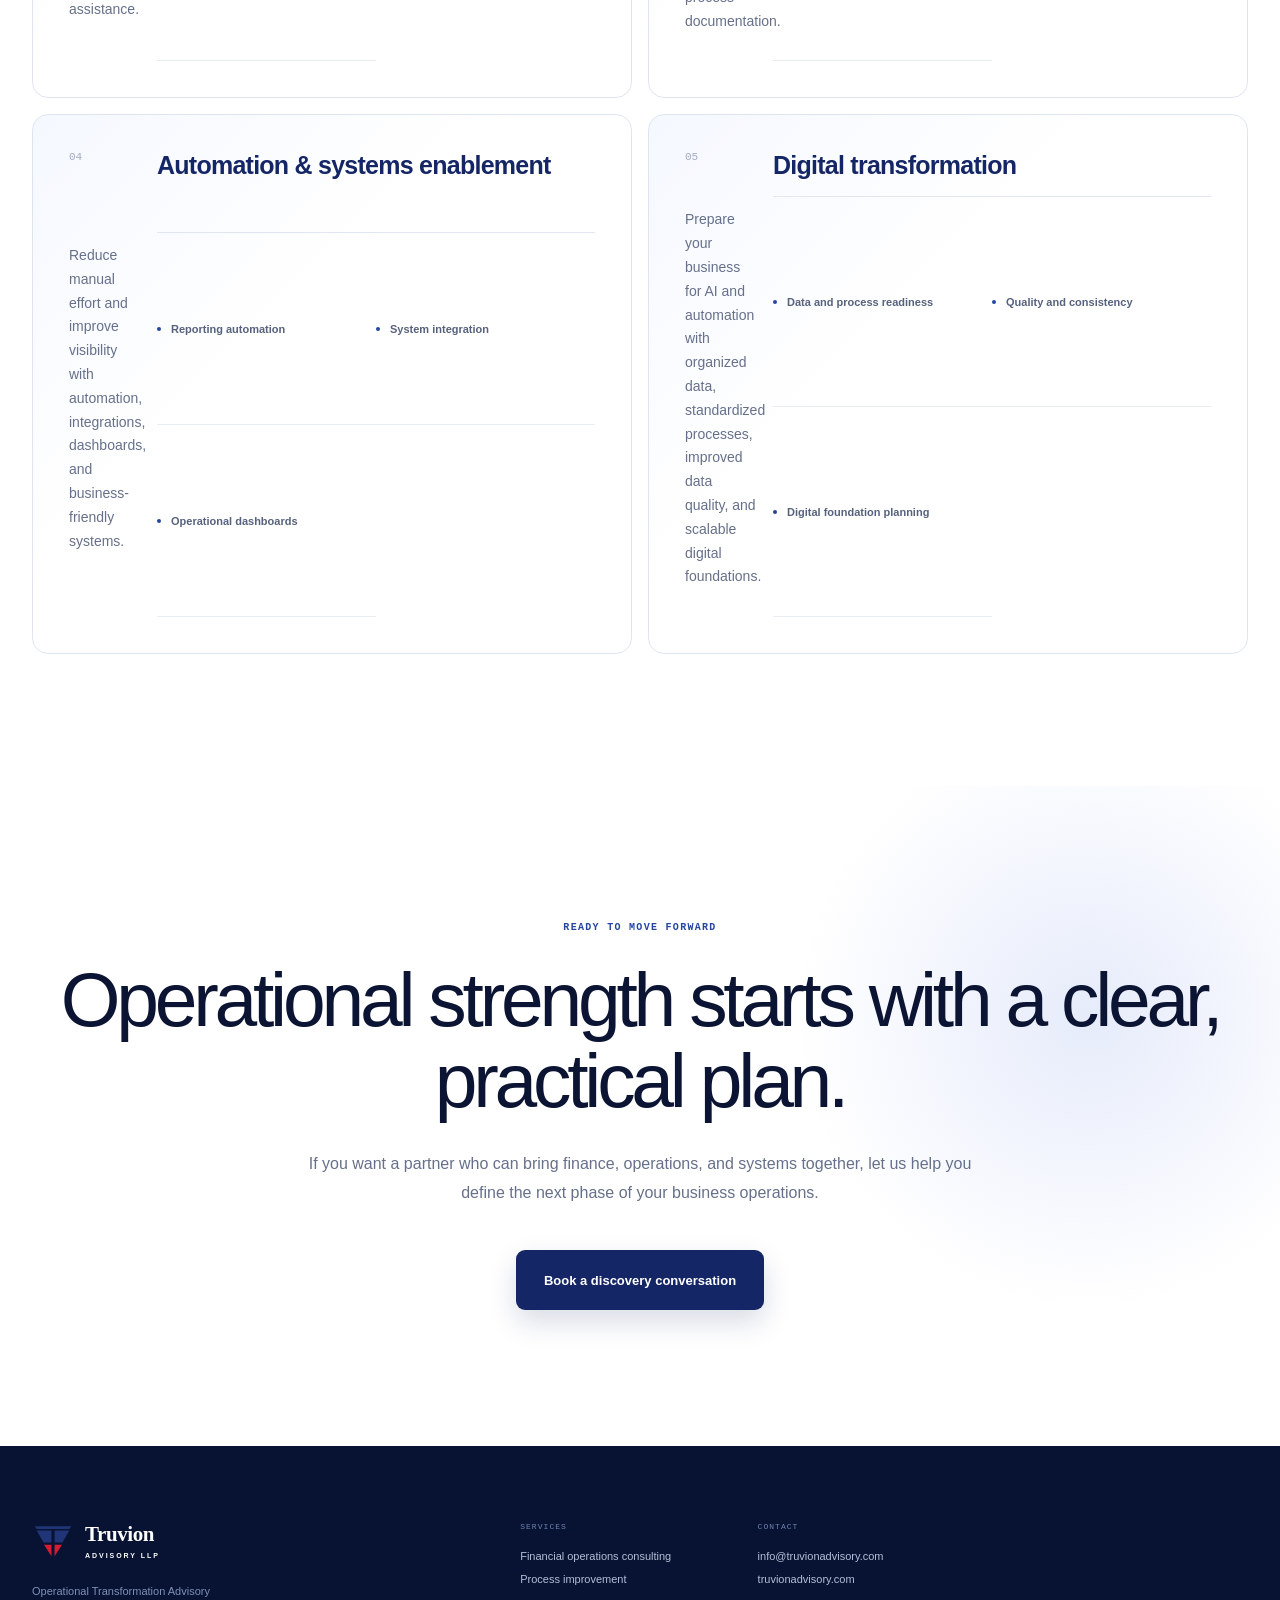
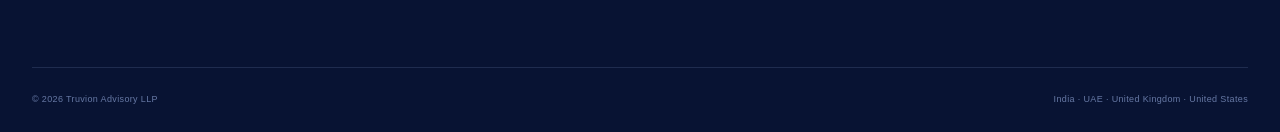
<file: services.html>
<!DOCTYPE html>
<html lang='en'>
  <head>
    <meta charset='UTF-8' />
    <meta name='viewport' content='width=device-width, initial-scale=1.0' />
    <title>Services | Truvion Advisory</title>
    <meta name='description' content='Service offerings from Truvion Advisory include financial operations, bookkeeping support, process improvement, automation, and digital transformation.' />
    <link rel='icon' href='favicon.svg' type='image/svg+xml' />
    <link rel='stylesheet' href='styles.css' />
  </head>
  <body>
    <header class='header'>
      <div class='wrap navrow'>
        <a class='brand' href='index.html'>
          <img src='favicon.svg' alt='Truvion logo' />
          <span><strong>Truvion</strong><small>Advisory LLP</small></span>
        </a>
        <nav class='desktop' aria-label='Main navigation'>
          <a href='index.html'>Home</a>
          <a href='approach.html'>Approach</a>
          <a href='about.html'>About</a>
          <a href='contact.html'>Contact</a>
        </nav>
        <a class='navcta' href='mailto:info@truvionadvisory.com'>Talk to us</a>
      </div>
    </header>

    <main>
      <section class='section'>
        <div class='wrap'>
          <p class='label'>Services</p>
          <h1 class='section-heading'>Helping your business run better with stronger financial and operational systems.</h1>
          <p class='section-copy'>Our services are built around the work most growing businesses need: reliable finance processes, structured support, scalable operations, automation, and digital readiness.</p>
        </div>
      </section>

      <section class='section'>
        <div class='wrap serviceGrid'>
          <article class='service wide'>
            <span class='number'>01</span>
            <h3>Financial operations consulting</h3>
            <p>Drive better financial control with improved reporting, cash flow visibility, month-end close discipline, internal controls, reconciliation processes, and management reporting.</p>
            <ul>
              <li>Financial reporting design</li>
              <li>Cash flow and forecasting</li>
              <li>Close and reconciliation workflows</li>
            </ul>
          </article>
          <article class='service'>
            <span class='number'>02</span>
            <h3>Bookkeeping & accounting support</h3>
            <p>Keep records audit-ready with bookkeeping oversight, QuickBooks support, structured financial data, and reporting assistance.</p>
            <ul>
              <li>Bookkeeping oversight</li>
              <li>QuickBooks and accounting support</li>
              <li>Audit-ready records</li>
            </ul>
          </article>
          <article class='service'>
            <span class='number'>03</span>
            <h3>Process improvement</h3>
            <p>Eliminate waste and risk with workflow mapping, bottleneck analysis, process redesign, SOP development, and process documentation.</p>
            <ul>
              <li>Workflow mapping</li>
              <li>Bottleneck and risk analysis</li>
              <li>SOP and documentation</li>
            </ul>
          </article>
          <article class='service'>
            <span class='number'>04</span>
            <h3>Automation & systems enablement</h3>
            <p>Reduce manual effort and improve visibility with automation, integrations, dashboards, and business-friendly systems.</p>
            <ul>
              <li>Reporting automation</li>
              <li>System integration</li>
              <li>Operational dashboards</li>
            </ul>
          </article>
          <article class='service'>
            <span class='number'>05</span>
            <h3>Digital transformation</h3>
            <p>Prepare your business for AI and automation with organized data, standardized processes, improved data quality, and scalable digital foundations.</p>
            <ul>
              <li>Data and process readiness</li>
              <li>Quality and consistency</li>
              <li>Digital foundation planning</li>
            </ul>
          </article>
        </div>
      </section>

      <section class='section contact'>
        <div class='wrap'>
          <p class='label'>Ready to move forward</p>
          <h2>Operational strength starts with a clear, practical plan.</h2>
          <p class='section-copy'>If you want a partner who can bring finance, operations, and systems together, let us help you define the next phase of your business operations.</p>
          <a class='button primary large' href='mailto:info@truvionadvisory.com'>Book a discovery conversation</a>
        </div>
      </section>

      <footer>
        <div class='wrap'>
          <div class='footerGrid'>
            <div>
              <a class='brand light' href='index.html'>
                <img src='favicon.svg' alt='Truvion logo' />
                <span><strong>Truvion</strong><small>Advisory LLP</small></span>
              </a>
              <p>Operational Transformation Advisory</p>
            </div>
            <div class='footerLinks'>
              <div>
                <small>Services</small>
                <a href='services.html'>Financial operations consulting</a>
                <a href='services.html'>Process improvement</a>
              </div>
              <div>
                <small>Contact</small>
                <a href='mailto:info@truvionadvisory.com'>info@truvionadvisory.com</a>
                <a href='https://truvionadvisory.com'>truvionadvisory.com</a>
              </div>
            </div>
          </div>
          <div class='footerBottom'>
            <span>© 2026 Truvion Advisory LLP</span>
            <span>India · UAE · United Kingdom · United States</span>
          </div>
        </div>
      </footer>
    </main>
  </body>
</html>
</file>
<file: styles.css>
:root{--ink:#0b1432;--navy:#142665;--blue:#2446a1;--bright:#315fe7;--red:#d31d3b;--paper:#fff;--wash:#f5f7fb;--line:#dfe5f0;--muted:#66708a;--font-sans:Inter,"SF Pro Display",-apple-system,BlinkMacSystemFont,"Segoe UI",sans-serif;--font-mono:"SFMono-Regular",Consolas,"Liberation Mono",monospace}
*{box-sizing:border-box}html{scroll-behavior:smooth;scroll-padding-top:84px}body{margin:0;background:#fff;color:var(--ink);font-family:var(--font-sans),Arial,sans-serif;text-rendering:optimizeLegibility}a{color:inherit;text-decoration:none}a:focus-visible,summary:focus-visible{outline:3px solid #315fe744;outline-offset:4px;border-radius:4px}::selection{background:#dfe8ff;color:var(--navy)}.wrap{width:min(1280px,calc(100% - 64px));margin:auto}
.header{position:fixed;inset:0 0 auto;z-index:50;border-bottom:1px solid #d8dfebcc;background:#fffffff0;backdrop-filter:blur(18px)}.navrow{height:76px;display:flex;align-items:center}.brand{display:inline-flex;align-items:center;gap:11px;flex:none}.brand img{width:42px;height:34px}.brand>span{display:grid;line-height:1}.brand strong{font:600 21px Georgia,serif;letter-spacing:-.02em;color:var(--navy)}.brand small{margin-top:5px;font-size:7px;font-weight:700;letter-spacing:.28em;text-transform:uppercase;color:#435075}.brand.light strong,.brand.light small{color:#fff}.desktop{display:flex;gap:30px;margin-left:auto;margin-right:34px}.desktop a{position:relative;font-size:13px;font-weight:550;color:#4d5874}.desktop a:after{content:"";position:absolute;inset:auto 0 -9px;height:1px;background:var(--blue);transform:scaleX(0);transform-origin:left;transition:.2s}.desktop a:hover:after{transform:scaleX(1)}.navcta{display:flex;align-items:center;gap:10px;padding:12px 17px;border:1px solid #cad3e4;border-radius:99px;font-size:12px;font-weight:650;color:var(--navy);transition:.2s}.navcta:hover{background:#eef3ff;border-color:var(--blue);transform:translateY(-1px)}.arrow{display:inline-block;font-size:18px;font-weight:400;line-height:1}.diagonal{transform:rotate(-45deg)}.mobile{display:none;margin-left:auto}.mobile summary{width:42px;height:42px;display:grid;align-content:center;gap:6px;padding:0 10px;border:1px solid var(--line);border-radius:50%;list-style:none;cursor:pointer}.mobile summary::-webkit-details-marker{display:none}.mobile summary i{height:1px;background:var(--navy)}.mobile nav{position:fixed;top:76px;inset-inline:0;display:grid;padding:18px 24px 28px;background:#fff;border-bottom:1px solid var(--line);box-shadow:0 20px 45px #10255d15}.mobile nav a{padding:14px 0;border-bottom:1px solid #edf0f6}.mobile nav a:last-child{margin-top:14px;padding:15px;border:0;border-radius:9px;background:var(--navy);color:#fff;text-align:center}
.hero{position:relative;min-height:890px;padding-top:76px;overflow:hidden;border-bottom:1px solid var(--line);background:radial-gradient(circle at 83% 22%,#315fe71c,transparent 28%),linear-gradient(#fff,#fbfcff)}.gridbg{position:absolute;inset:0;pointer-events:none;background-image:linear-gradient(#1d34700b 1px,transparent 1px),linear-gradient(90deg,#1d34700b 1px,transparent 1px);background-size:72px 72px;mask-image:linear-gradient(#000,transparent 88%)}.heroGrid{position:relative;z-index:2;min-height:704px;display:grid;grid-template-columns:1.18fr minmax(420px,.82fr);gap:76px;align-items:center;padding:58px 0 42px}.heroCopy{animation:enter .65s cubic-bezier(.22,1,.36,1) both}.kicker{display:flex;align-items:center;gap:12px;margin:0 0 30px;font:650 10px/1.4 var(--font-mono),monospace;letter-spacing:.12em;text-transform:uppercase;color:var(--blue)}.kicker i{width:3px;height:3px;border-radius:50%;background:var(--red)}.hero h1{max-width:800px;margin:0;font-size:clamp(52px,5.25vw,76px);font-weight:540;letter-spacing:-.061em;line-height:.99}.hero h1 em,.philosophy h2 em,.future h2 em{font-family:Georgia,serif;font-weight:400;color:var(--blue)}.heroText{display:grid;grid-template-columns:1fr 1fr;gap:34px;max-width:760px;margin-top:38px}.heroText p{margin:0;color:var(--muted);font-size:14px;line-height:1.75}.heroText .lead{padding-left:20px;border-left:2px solid var(--red);color:#39435e;font-size:15px}.actions{display:flex;flex-wrap:wrap;gap:12px;margin-top:36px}.button{min-height:52px;display:inline-flex;align-items:center;justify-content:center;gap:24px;padding:0 22px;border:1px solid transparent;border-radius:9px;font-size:13px;font-weight:650;transition:.2s}.button:hover{transform:translateY(-2px)}.primary{background:var(--navy);color:#fff;box-shadow:0 12px 28px #14266529}.primary:hover{background:#1b347f;box-shadow:0 16px 36px #1426653b}.secondary{border-color:#d5dbe8;background:#ffffffc2;color:var(--navy)}
.systemCard{position:relative;min-height:526px;padding:22px;overflow:hidden;border:1px solid #cfd8e9;border-radius:20px;background:#ffffffdc;box-shadow:0 32px 80px #0f22571f;backdrop-filter:blur(10px);animation:enter .8s .1s both}.systemTop{display:flex;justify-content:space-between;padding-bottom:17px;border-bottom:1px solid #e3e8f2;font:650 9px var(--font-mono);letter-spacing:.12em;text-transform:uppercase;color:#58647f}.connected{display:flex;align-items:center;gap:7px}.connected i{width:7px;height:7px;border-radius:50%;background:#25a15c;box-shadow:0 0 0 4px #25a15c1f}.network{position:relative;height:365px;margin-top:9px;background-image:linear-gradient(#2343910d 1px,transparent 1px),linear-gradient(90deg,#2343910d 1px,transparent 1px);background-size:26px 26px}.line{position:absolute;z-index:1;left:50%;top:50%;width:1px;height:128px;background:linear-gradient(var(--blue),#2446a11a);transform-origin:top}.line:after{content:"";position:absolute;bottom:17px;right:-2px;width:5px;height:5px;border-radius:50%;background:var(--red)}.line.n{transform:rotate(180deg)}.line.w{transform:rotate(-90deg)}.line.e{transform:rotate(90deg)}.line.sw{transform:rotate(-147deg)}.line.se{transform:rotate(147deg)}.node,.core{position:absolute;z-index:3;display:flex;align-items:center;justify-content:center}.node{min-width:84px;min-height:38px;padding:0 12px;border:1px solid #d9e0ec;border-radius:8px;background:#fffffff2;box-shadow:0 8px 18px #162d6412;color:#3b4766;font-size:10px;font-weight:650}.node small{margin-right:7px;color:#97a1b6;font:8px var(--font-mono)}.finance{top:20px;left:50%;transform:translateX(-50%)}.operations{left:1px;top:50%;transform:translateY(-50%)}.systems{right:1px;top:50%;transform:translateY(-50%)}.data{left:34px;bottom:22px}.people{right:34px;bottom:22px}.core{top:50%;left:50%;width:146px;height:146px;flex-direction:column;border:1px solid #6f91e8;border-radius:50%;background:radial-gradient(circle at 40% 30%,#416ce0,#183477 70%);color:#fff;box-shadow:0 20px 50px #1e398538,0 0 0 13px #315fe70f;transform:translate(-50%,-50%)}.core small{font:8px var(--font-mono);letter-spacing:.1em;text-transform:uppercase;color:#afc2f3}.core strong{margin-top:4px;font:400 18px Georgia,serif}.core i{width:20px;height:2px;margin-top:13px;background:var(--red)}.signals{display:grid;grid-template-columns:repeat(3,1fr);border:1px solid #e0e6f0;border-radius:10px;background:#fafbfe}.signals div{min-height:58px;display:grid;align-content:center;gap:3px;padding:0 14px;border-right:1px solid #e0e6f0}.signals div:last-child{border:0}.signals small{font:650 8px var(--font-mono);letter-spacing:.11em;text-transform:uppercase;color:#8b95aa}.signals strong{font-size:11px;color:var(--navy)}.heroFoot{position:relative;z-index:3;height:106px;display:flex;align-items:center;justify-content:space-between;border-top:1px solid var(--line)}.heroFoot p{margin:0;font-size:12px;color:#75809a}.heroFoot p strong{color:#3f4b69}.heroFoot a{display:flex;align-items:center;gap:14px;font-size:11px;font-weight:650;color:var(--navy)}.heroFoot a span{width:31px;height:31px;display:grid;place-items:center;border:1px solid #d4dbe9;border-radius:50%}
.section{padding:132px 0}.introGrid{display:grid;grid-template-columns:1fr minmax(350px,.64fr);gap:120px;align-items:end}.label{display:flex;align-items:center;gap:11px;margin:0 0 26px;font:650 10px var(--font-mono);letter-spacing:.13em;text-transform:uppercase;color:var(--blue)}.label i{width:22px;height:1px;background:var(--red)}.label.light{color:#afc0f2}.introGrid h2,.fit h2,.why h2,.future h2,.contact h2,.philosophy h2{margin:0;font-size:clamp(40px,4vw,60px);font-weight:510;letter-spacing:-.052em;line-height:1.05}.introGrid>p,.whyGrid>div>p{margin:0;color:var(--muted);font-size:15px;line-height:1.85}.serviceGrid{display:grid;grid-template-columns:1fr 1fr;gap:16px;margin-top:70px}.service{position:relative;min-height:385px;display:grid;grid-template-columns:72px 1fr;gap:16px;padding:36px;overflow:hidden;border:1px solid var(--line);border-radius:16px;background:linear-gradient(135deg,#eff4ffa6,transparent 42%),#fff;transition:.22s}.service:hover{border-color:#b9c6df;box-shadow:0 24px 50px #11275d17;transform:translateY(-4px)}.service.wide{grid-column:1/-1;min-height:300px;background:radial-gradient(circle at 86% 20%,#315fe724,transparent 24%),linear-gradient(115deg,#eef3ff,#fff 62%)}.number{font:11px var(--font-mono);color:#a1aac0}.service h3{margin:0;color:var(--navy);font-size:25px;font-weight:560;letter-spacing:-.03em}.service p{min-height:48px;max-width:430px;margin:12px 0 28px;color:var(--muted);font-size:14px;line-height:1.7}.service ul{display:grid;grid-template-columns:1fr 1fr;margin:0;padding:0;border-top:1px solid #e1e6f0;list-style:none}.service li{min-height:45px;display:flex;align-items:center;border-bottom:1px solid #e8ecf3;color:#56617c;font-size:11px;font-weight:550}.service li:before{content:"";width:4px;height:4px;margin-right:10px;border-radius:50%;background:var(--blue)}.corner{position:absolute;top:26px;right:26px;width:38px;height:38px;display:grid;place-items:center;border:1px solid #d9e0ec;border-radius:50%;color:var(--blue);opacity:0;transition:.2s}.service:hover .corner{opacity:1}
.philosophy,.future{position:relative;padding:140px 0 126px;overflow:hidden;background:radial-gradient(circle at 78% 20%,#4065c747,transparent 26%),#0d1b47;color:#fff}.philosophy .gridbg{background-image:linear-gradient(#869edb12 1px,transparent 1px),linear-gradient(90deg,#869edb12 1px,transparent 1px);mask-image:radial-gradient(circle at 70% 40%,#000,transparent 68%)}.philosophyGrid{position:relative;z-index:2;display:grid;grid-template-columns:.95fr minmax(360px,.63fr);gap:110px}.philosophy h2{color:#fff}.philosophy h2 em{display:block;color:#bacbf8}.philosophyText{padding-top:48px}.philosophyText p{margin:0 0 24px;color:#b7c2de;font-size:15px;line-height:1.8}.philosophyText p:first-child{color:#e2e8f8;font-size:18px}.alignment{grid-column:1/-1;display:grid;grid-template-columns:repeat(4,1fr);margin-top:28px;border-block:1px solid #aabded3d}.alignment div{position:relative;min-height:138px;display:grid;align-content:center;padding:0 25px;border-right:1px solid #aabded2e}.alignment div:last-child{border:0}.alignment small{margin-bottom:12px;font:9px var(--font-mono);color:#778bc1}.alignment strong{font-size:20px;font-weight:500}.alignment i{position:absolute;right:24px;bottom:29px;width:7px;height:7px;border-radius:50%;background:var(--red)}
.approach,.global{background:var(--wash)}.stepGrid{display:grid;grid-template-columns:repeat(5,1fr);margin-top:80px;border-top:1px solid #cad4e6}.stepGrid article{min-height:410px;padding:0 24px 30px;border-right:1px solid #dbe1ec}.stepGrid article:first-child{padding-left:0}.stepGrid article:last-child{border:0}.stepGrid article>span{width:34px;height:34px;display:grid;place-items:center;margin-top:-17px;border:1px solid #c8d2e4;border-radius:50%;background:var(--wash);font:9px var(--font-mono);color:var(--blue)}.stepGrid h3{margin:56px 0 12px;font-size:24px;font-weight:560;color:var(--navy)}.stepGrid p{min-height:55px;margin:0 0 24px;font-size:13px;line-height:1.65;color:var(--muted)}.stepGrid ul{margin:0;padding:0;list-style:none}.stepGrid li{padding:9px 0;border-bottom:1px solid #e0e5ee;font-size:10px;font-weight:550;color:#6d7892}.stepGrid li:before{content:"—";margin-right:8px;color:var(--red)}
.fitGrid{display:grid;grid-template-columns:.82fr minmax(470px,1fr);gap:120px}.fitCopy{position:sticky;top:120px}.fitCopy>p{max-width:510px;margin:30px 0 0;color:var(--muted);font-size:15px;line-height:1.8}.textLink{display:inline-flex;align-items:center;gap:18px;margin-top:32px;padding-bottom:7px;border-bottom:1px solid #bfc9dc;font-size:13px;font-weight:650;color:var(--navy)}.audiences{border-top:1px solid var(--line)}.audiences>div{min-height:98px;display:grid;grid-template-columns:46px 1fr 28px;gap:18px;align-items:center;border-bottom:1px solid var(--line);transition:.18s}.audiences>div:hover{padding-inline:14px;background:#f8faff}.audiences small{font:9px var(--font-mono);color:#9ca6bb}.audiences strong{font-size:15px;font-weight:520;color:#253250}.audiences .arrow{color:var(--blue)}
.why{border-top:1px solid var(--line);background:linear-gradient(#fbfcff,#fff)}.whyGrid{display:grid;grid-template-columns:.88fr minmax(500px,.9fr);gap:100px;align-items:center}.whyGrid>div>p{margin-top:28px}.intersection{position:relative;min-height:520px;display:grid;grid-template-columns:1fr 1fr;grid-template-rows:1fr 1fr;gap:13px;padding:36px;border:1px solid #dce3ef;border-radius:22px;background-image:linear-gradient(#2343910a 1px,transparent 1px),linear-gradient(90deg,#2343910a 1px,transparent 1px);background-size:25px 25px;box-shadow:0 30px 70px #0f265c14}.intersection>div{display:flex;align-items:flex-end;padding:22px;border:1px solid #dbe2ee;border-radius:12px;background:#f8faffed;font-size:17px;font-weight:550;color:var(--navy)}.intersection>div:first-child{border-bottom-right-radius:48px}.intersection>div:nth-child(2){border-bottom-left-radius:48px}.intersection>div:nth-child(3){border-top-right-radius:48px}.intersection>div:nth-child(4){border-top-left-radius:48px}.intersection>span{position:absolute;top:50%;left:50%;width:128px;height:128px;display:grid;place-items:center;align-content:center;gap:6px;border:1px solid #718ed7b3;border-radius:50%;background:#fff;box-shadow:0 18px 45px #1f3b832e,0 0 0 12px #ffffffcc;transform:translate(-50%,-50%)}.intersection>span strong{font:400 16px Georgia,serif;color:var(--navy)}
.markets{position:relative;display:grid;grid-template-columns:repeat(4,1fr);margin-top:90px}.markets:before{content:"";position:absolute;top:8px;left:12.5%;right:12.5%;height:1px;background:linear-gradient(90deg,var(--blue),#aab9d7,var(--blue))}.markets>div{position:relative;display:grid;justify-items:center;text-align:center}.markets i{z-index:2;width:17px;height:17px;border:5px solid var(--wash);border-radius:50%;background:var(--blue);box-shadow:0 0 0 1px #94a8d3}.markets div:nth-child(2) i{background:var(--red)}.markets small{margin-top:26px;font:9px var(--font-mono);letter-spacing:.15em;color:#8b96ad}.markets strong{margin-top:8px;font-size:14px;font-weight:600;color:var(--navy)}.globalNote{display:grid;grid-template-columns:1fr 2.5fr;gap:50px;margin-top:85px;padding:30px 0;border-block:1px solid #d9e1ee}.globalNote strong{font-size:11px;color:var(--blue)}.globalNote p{margin:0;font-size:13px;color:#65718c}
.future{padding:150px 0 132px;background:#142665}.future:before{content:"";position:absolute;inset:0;background-image:linear-gradient(#93a9e411 1px,transparent 1px),linear-gradient(90deg,#93a9e411 1px,transparent 1px);background-size:72px 72px}.glow{position:absolute;top:-240px;right:-120px;width:700px;height:700px;border-radius:50%;background:#3b64da85;filter:blur(100px)}.futureGrid{position:relative;z-index:2;display:grid;grid-template-columns:1.05fr minmax(340px,.62fr);gap:110px}.future h2{color:#fff}.future h2 em{display:block;color:#bcd0ff}.futureGrid>div:nth-child(2){padding-top:58px}.futureGrid>div:nth-child(2) p{margin:0 0 24px;color:#bec9e5;font-size:15px;line-height:1.8}.futureGrid>div:nth-child(2) p:first-child{color:#edf2ff;font-size:17px}.futureSignals{grid-column:1/-1;display:grid!important;grid-template-columns:repeat(4,1fr);padding:0!important;border-block:1px solid #b9ccfb38}.futureSignals span{min-height:84px;display:flex;align-items:center;padding:0 24px;border-right:1px solid #b9ccfb29;font:9px var(--font-mono);letter-spacing:.06em;text-transform:uppercase;color:#c7d4f5}.futureSignals span:before{content:"";width:5px;height:5px;margin-right:11px;border-radius:50%;background:var(--red)}
.contact{padding:136px 0;text-align:center;background:radial-gradient(circle at 85% 35%,#325eda1f,transparent 25%),#fff}.contact .label{justify-content:center}.contact h2{margin:0;font-size:clamp(48px,6vw,78px);font-weight:510;letter-spacing:-.055em}.contact>div>p:not(.label){max-width:690px;margin:30px auto 42px;font-size:16px;line-height:1.8;color:var(--muted)}.large{min-height:60px;padding:0 27px;gap:38px}.email{display:block;width:max-content;margin:22px auto 0;padding-bottom:4px;border-bottom:1px solid #c5cfe0;font-size:12px;color:#63708d}
footer{padding:76px 0 28px;background:#081333;color:#fff}.footerGrid{display:grid;grid-template-columns:.8fr 1.5fr;gap:100px;padding-bottom:70px}.footerGrid>div:first-child>p{margin:23px 0 0;font-size:11px;color:#7f8fb7}.footerLinks{display:grid;grid-template-columns:1fr 1fr 1.25fr;gap:35px}.footerLinks>div{display:grid;align-content:start;gap:11px}.footerLinks small{margin-bottom:8px;font:8px var(--font-mono);letter-spacing:.13em;text-transform:uppercase;color:#6f82b0}.footerLinks a{font-size:11px;color:#b4bfd9}.footerLinks a:hover{color:#fff}.footerBottom{display:flex;justify-content:space-between;padding-top:26px;border-top:1px solid #96abdc29;font-size:9px;letter-spacing:.04em;color:#6678a4}
@keyframes enter{from{opacity:0;transform:translateY(20px)}to{opacity:1;transform:none}}
@media(max-width:1080px){.desktop{gap:20px}.heroGrid{gap:38px}.introGrid{gap:70px}.fitGrid,.whyGrid{gap:70px}.stepGrid article{padding-inline:17px}.footerGrid{gap:60px}}
@media(max-width:960px){.wrap{width:min(100% - 40px,760px)}.desktop{gap:20px}.navcta{display:flex}.mobile{display:none}.heroGrid{grid-template-columns:1fr;gap:56px;padding-top:88px}.hero h1{font-size:clamp(54px,9vw,74px)}.systemCard{width:100%;max-width:600px;justify-self:center}.heroFoot{height:90px}.section{padding:108px 0}.introGrid,.philosophyGrid,.fitGrid,.whyGrid,.futureGrid{grid-template-columns:1fr;gap:42px}.service{min-height:430px;grid-template-columns:54px 1fr;padding:30px}.philosophyText,.futureGrid>div:nth-child(2){padding-top:0}.alignment,.futureSignals{grid-template-columns:1fr 1fr}.stepGrid{grid-template-columns:1fr;border:0}.stepGrid article{min-height:auto;display:grid;grid-template-columns:70px 1fr 1fr;gap:18px;padding:34px 0;border-top:1px solid #d2dae8;border-right:0}.stepGrid article>span{margin:0}.stepGrid h3{margin:4px 0 8px}.stepGrid p{min-height:auto}.stepGrid ul{grid-column:3}.fitCopy{position:static}.intersection{width:100%;max-width:600px;justify-self:center}.footerGrid{grid-template-columns:1fr}}
@media(max-width:680px){.wrap{width:calc(100% - 32px)}.navrow{height:68px}.mobile nav{top:68px}.hero{padding-top:68px}.heroGrid{padding-top:64px;padding-bottom:58px}.kicker{flex-wrap:wrap}.hero h1{font-size:clamp(44px,13vw,62px)}.heroText{grid-template-columns:1fr;gap:20px;margin-top:30px}.actions{display:grid}.button{width:100%;justify-content:space-between}.systemCard{min-height:470px;padding:16px}.network{height:324px}.line{height:105px}.core{width:126px;height:126px}.node{min-width:74px;padding:0 8px;font-size:9px}.data{left:7px}.people{right:7px}.heroFoot{height:82px}.heroFoot p{max-width:235px;line-height:1.6}.heroFoot a{font-size:0}.section{padding:88px 0}.introGrid h2,.fit h2,.why h2,.future h2,.philosophy h2{font-size:40px}.introGrid{gap:30px}.serviceGrid{grid-template-columns:1fr;margin-top:48px}.service,.service.wide{grid-column:auto;min-height:auto;grid-template-columns:1fr;padding:26px 22px}.service ul{grid-template-columns:1fr}.corner{opacity:1}.philosophy,.future{padding:94px 0 82px}.alignment,.futureSignals{grid-template-columns:1fr}.alignment div,.futureSignals span{min-height:82px;border-right:0;border-bottom:1px solid #aabded2e}.stepGrid{margin-top:56px}.stepGrid article{grid-template-columns:52px 1fr}.stepGrid ul{grid-column:2}.audiences>div{grid-template-columns:34px 1fr 20px}.audiences strong{font-size:13px}.intersection{min-height:430px;padding:18px;gap:8px}.intersection>div{padding:15px;font-size:13px}.intersection>span{width:104px;height:104px}.markets{grid-template-columns:1fr;margin-top:50px;padding-left:6px}.markets:before{top:8px;bottom:8px;left:14px;right:auto;width:1px;height:auto}.markets>div{min-height:74px;grid-template-columns:28px 40px 1fr;align-items:center;justify-items:start;text-align:left}.markets small,.markets strong{margin:0}.globalNote{grid-template-columns:1fr;gap:14px;margin-top:50px}.contact{padding:96px 0}.contact h2{font-size:48px}.footerLinks{grid-template-columns:1fr 1fr}.footerLinks>div:last-child{grid-column:1/-1}.footerBottom{display:grid;gap:10px}}
@media(prefers-reduced-motion:reduce){html{scroll-behavior:auto}*,*:before,*:after{animation-duration:.01ms!important;transition-duration:.01ms!important}}

/* Refined editorial system */
.hero h1 em,.philosophy h2 em,.future h2 em{font-family:var(--font-sans);font-style:normal;font-weight:520;letter-spacing:inherit}.hero h1 em{color:var(--blue)}.philosophy h2 em,.future h2 em{color:#bcd0ff}
.heroGrid{grid-template-columns:minmax(0,790px);min-height:720px;position:relative;z-index:3}.heroCopy{position:relative;z-index:3}.ambientSystem{position:absolute;z-index:1;top:128px;right:max(2vw,calc((100vw - 1360px)/2));width:600px;height:600px;opacity:.72;pointer-events:none;background:radial-gradient(circle at center,#315fe70d 0 5%,transparent 38%),radial-gradient(circle at center,#315fe70a,transparent 64%)}.orbit{position:absolute;top:50%;left:50%;border:1px solid #2446a129;border-radius:50%;transform:translate(-50%,-50%)}.orbitOne{width:190px;height:190px}.orbitTwo{width:350px;height:350px}.orbitThree{width:520px;height:520px}.axis{position:absolute;top:50%;left:50%;background:linear-gradient(90deg,transparent,#2446a124 18%,#2446a124 82%,transparent)}.axisX{width:560px;height:1px;transform:translate(-50%,-50%)}.axisY{width:560px;height:1px;transform:translate(-50%,-50%) rotate(90deg)}.systemPoint{position:absolute;display:flex;align-items:center;gap:9px;color:#526183;font:650 9px var(--font-mono);letter-spacing:.08em;text-transform:uppercase}.systemPoint i{width:7px;height:7px;border:2px solid #fff;border-radius:50%;background:var(--blue);box-shadow:0 0 0 1px #2446a16b,0 0 0 7px #315fe70b}.pointFinance{top:8%;left:48%}.pointOperations{top:42%;left:2%}.pointSystems{top:31%;right:0}.pointPeople{right:11%;bottom:14%}.pointData{left:18%;bottom:8%}.pointPeople i{background:var(--red);box-shadow:0 0 0 1px #d31d3b66,0 0 0 7px #d31d3b0b}.systemLabel{position:absolute;top:50%;left:50%;display:grid;gap:7px;transform:translate(-50%,-50%);text-align:center;white-space:nowrap}.systemLabel small{color:#8c9abc;font:8px var(--font-mono);letter-spacing:.15em;text-transform:uppercase}.systemLabel strong{color:#40517d;font-size:14px;font-weight:560;letter-spacing:-.02em}.ambientSystem:after{content:"";position:absolute;top:50%;left:50%;width:5px;height:5px;border-radius:50%;background:var(--red);box-shadow:0 0 0 8px #d31d3b0b;transform:translate(-50%,-50%)}
.capabilities{background:#fff}.capabilityList{margin-top:76px;border-top:1px solid #cfd7e5}.capabilityRow{display:grid;grid-template-columns:64px minmax(300px,.9fr) minmax(420px,1.1fr);gap:34px;align-items:start;padding:46px 0;border-bottom:1px solid var(--line);transition:padding .22s ease,background .22s ease}.capabilityRow:hover{padding-inline:14px;background:linear-gradient(90deg,#f7f9fd,transparent)}.capabilityRow .number{padding-top:7px;color:#8e9ab2}.capabilityMain h3{margin:0;color:var(--navy);font-size:27px;font-weight:560;letter-spacing:-.035em}.capabilityMain p{max-width:520px;margin:14px 0 0;color:var(--muted);font-size:14px;line-height:1.75}.capabilityOutcomes{display:grid;grid-template-columns:1fr 1fr;column-gap:28px}.capabilityOutcomes span{min-height:46px;display:flex;align-items:center;border-bottom:1px solid #e6eaf2;color:#53607c;font-size:11px;font-weight:560}.capabilityOutcomes span:before{content:"";width:5px;height:5px;margin-right:11px;border-radius:50%;background:var(--blue)}.capabilityRow:nth-child(4) .capabilityOutcomes span:before{background:var(--red)}
.approach{background:#f7f9fc}.approachLayout{display:grid;grid-template-columns:minmax(300px,.7fr) minmax(520px,1.15fr);gap:120px;align-items:start}.approachIntro{position:sticky;top:120px}.approachIntro h2{margin:0;font-size:clamp(40px,4vw,60px);font-weight:510;letter-spacing:-.052em;line-height:1.05}.approachIntro>p:not(.label){max-width:430px;margin:28px 0 0;color:var(--muted);font-size:14px;line-height:1.75}.approachAccordion{border-top:1px solid #cad3e2}.approachItem{border-bottom:1px solid #d8dfeb}.approachItem summary{display:grid;grid-template-columns:48px 1fr 34px;gap:18px;align-items:center;padding:27px 0;cursor:pointer;list-style:none}.approachItem summary::-webkit-details-marker{display:none}.approachItem summary>span{font:9px var(--font-mono);color:#8e9ab2}.approachItem summary h3{margin:0;color:var(--navy);font-size:22px;font-weight:580;letter-spacing:-.025em}.approachItem summary p{margin:6px 0 0;color:#7a859d;font-size:12px}.approachItem summary>i{position:relative;width:32px;height:32px;border:1px solid #cad3e2;border-radius:50%;transition:background .2s,border-color .2s}.approachItem summary>i:before,.approachItem summary>i:after{content:"";position:absolute;top:50%;left:50%;width:10px;height:1px;background:var(--blue);transform:translate(-50%,-50%)}.approachItem summary>i:after{transform:translate(-50%,-50%) rotate(90deg);transition:transform .2s}.approachItem[open] summary>i{border-color:var(--navy);background:var(--navy)}.approachItem[open] summary>i:before,.approachItem[open] summary>i:after{background:#fff}.approachItem[open] summary>i:after{transform:translate(-50%,-50%) rotate(0)}.approachDetail{display:grid;grid-template-columns:1.25fr .8fr;gap:48px;padding:0 0 34px 66px;animation:reveal .24s ease both}.approachDetail>p{margin:0;color:#56617a;font-size:13px;line-height:1.75}.approachDetail>div{display:grid;align-content:start;gap:8px;padding-left:18px;border-left:2px solid var(--red)}.approachDetail small{font:8px var(--font-mono);letter-spacing:.12em;text-transform:uppercase;color:#8d98af}.approachDetail strong{color:var(--navy);font-size:12px;font-weight:600;line-height:1.5}@keyframes reveal{from{opacity:0;transform:translateY(-5px)}to{opacity:1;transform:none}}

@media(max-width:1080px){.ambientSystem{right:-70px;opacity:.58}.capabilityRow{grid-template-columns:52px minmax(280px,.9fr) minmax(350px,1fr);gap:24px}.approachLayout{gap:70px}}
@media(max-width:960px){.heroGrid{grid-template-columns:1fr;min-height:730px}.ambientSystem{top:270px;right:-180px;width:560px;height:560px;opacity:.42}.capabilityRow{grid-template-columns:48px 1fr}.capabilityOutcomes{grid-column:2}.approachLayout{grid-template-columns:1fr;gap:54px}.approachIntro{position:static;max-width:650px}}
@media(max-width:680px){.hero{min-height:820px}.heroGrid{min-height:670px}.ambientSystem{top:340px;right:-235px;width:500px;height:500px;opacity:.32}.orbitOne{width:160px;height:160px}.orbitTwo{width:300px;height:300px}.orbitThree{width:440px;height:440px}.axisX,.axisY{width:470px}.systemPoint{font-size:7px}.capabilityList{margin-top:52px}.capabilityRow{grid-template-columns:1fr;gap:16px;padding:32px 0}.capabilityRow:hover{padding-inline:0;background:transparent}.capabilityMain h3{font-size:24px}.capabilityOutcomes{grid-column:1;grid-template-columns:1fr}.approachAccordion{margin-top:4px}.approachItem summary{grid-template-columns:34px 1fr 32px;gap:12px;padding:22px 0}.approachItem summary h3{font-size:19px}.approachDetail{grid-template-columns:1fr;gap:20px;padding:0 0 28px 46px}.approachDetail>div{padding-left:14px}}
</file>
